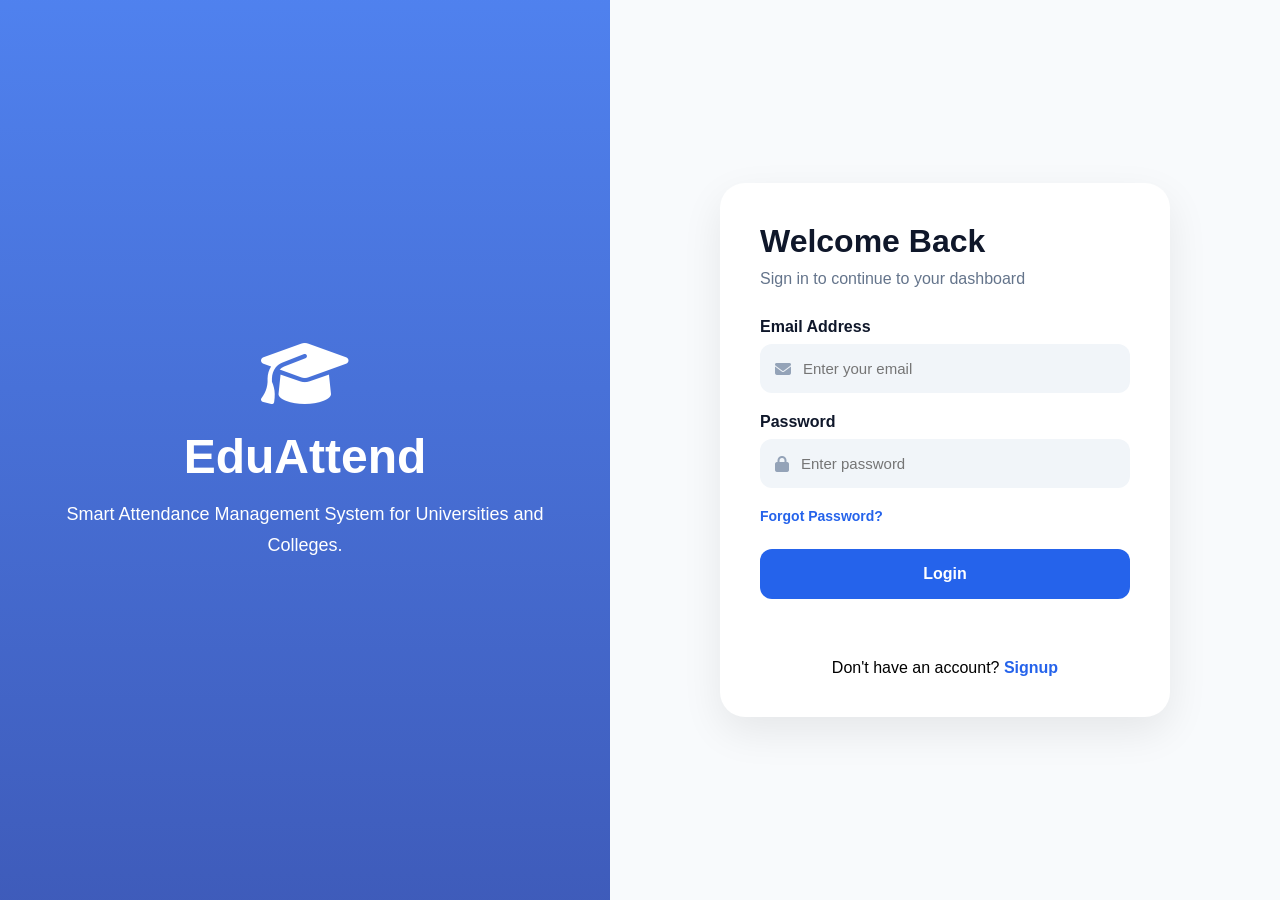
<file: index.html>
<!DOCTYPE html>
<html lang="en">
<head>
<meta charset="UTF-8">
<meta name="viewport" content="width=device-width, initial-scale=1.0">

<title>EduAttend Login</title>

<link rel="stylesheet" href="login.css">

<link rel="stylesheet"
href="https://cdnjs.cloudflare.com/ajax/libs/font-awesome/6.5.2/css/all.min.css">
</head>

<body>

<div class="container">

    <div class="left-panel">

        <div class="overlay">

            <div class="brand">

                <i class="fa-solid fa-graduation-cap"></i>

                <h1>EduAttend</h1>

                <p>
                    Smart Attendance Management System
                    for Universities and Colleges.
                </p>

            </div>

        </div>

    </div>

    <div class="right-panel">

        <div class="login-card">

            <h2>Welcome Back</h2>

            <p class="subtitle">
                Sign in to continue to your dashboard
            </p>

            <form id="login-form">

                <div class="input-group">

                    <label>Email Address</label>

                    <div class="input-box">
                        <i class="fa-solid fa-envelope"></i>
                        <input
                            type="email"
                            id="email"
                            placeholder="Enter your email"
                            required
                        >
                    </div>

                </div>

                <div class="input-group">

                    <label>Password</label>

                    <div class="input-box">
                        <i class="fa-solid fa-lock"></i>
                        <input
                        id="password"
                            type="password"
                            placeholder="Enter password"
                            required
                        >
                    </div>

                </div>

                <div class="options">

                    

                    <a href="#">Forgot Password?</a>

                </div>

                <button type="submit" class="login-btn" id="login-btn">
                    <span id="btn-text">Login</span>
                <span id="loader" class="loader"></span>
                </button>
                
                <div id="message-box" class="message-box">  </div>

            </form>

            <div style="margin-top:20px;text-align:center;">

                Don't have an account?

                <a href="signup.html"
                style="color:#2563EB;font-weight:bold;text-decoration:none;">
                    Signup
                </a>

            </div>

        </div>

    </div>

</div>

<script>
    function showMessage(message, type) {
    const messageBox = document.getElementById('message-box');

    messageBox.textContent = message;

    messageBox.classList.remove('success', 'error');

    messageBox.classList.add(type);
    messageBox.classList.add('show');

    setTimeout(() => {
        messageBox.classList.remove('show');
    }, 3000);
    }

    document.getElementById('login-form').addEventListener( 'submit', async function(e){
    e.preventDefault();

    const email = document.getElementById('email').value;
    const password = document.getElementById('password').value;
    const form = document.getElementById('login-form');
    
    try{
        const loginBtn = document.getElementById('login-btn');
        const loader = document.getElementById('loader');
        const btnText = document.getElementById('btn-text');

        loginBtn.disabled = true;
        loader.classList.add('show');
        btnText.textContent = 'Logging in...';
        const response = await fetch(
            'https://attendance-app-backend-production.up.railway.app/lecturer-login/',
            {
                method: 'POST',
                headers: {
                    'Content-Type': 'application/json'
                },
                body: JSON.stringify({
                    email: email,
                    password: password
                })
            }
        );
        const data = await response.json();

        if(response.ok){
        localStorage.setItem(
            'auth_token', data.token
        );
        loginBtn.disabled = false;
        loader.classList.remove('show');
        btnText.textContent = 'Login';
        showMessage(data.message, 'success');
        setTimeout(() => {
        window.location.href = 'dashboard.html';
    }, 3000);
    form.reset();
    }  else {
        loginBtn.disabled = false;
        loader.classList.remove('show');
        btnText.textContent = 'Login';
        showMessage(data.message, 'error');
    }

}catch (error) {
    loginBtn.disabled = false;
    loader.classList.remove('show');
    btnText.textContent = 'Login';
    showMessage('server error', 'error');

console.error(error);
} 

})

</script>

</body>
</html>
</file>
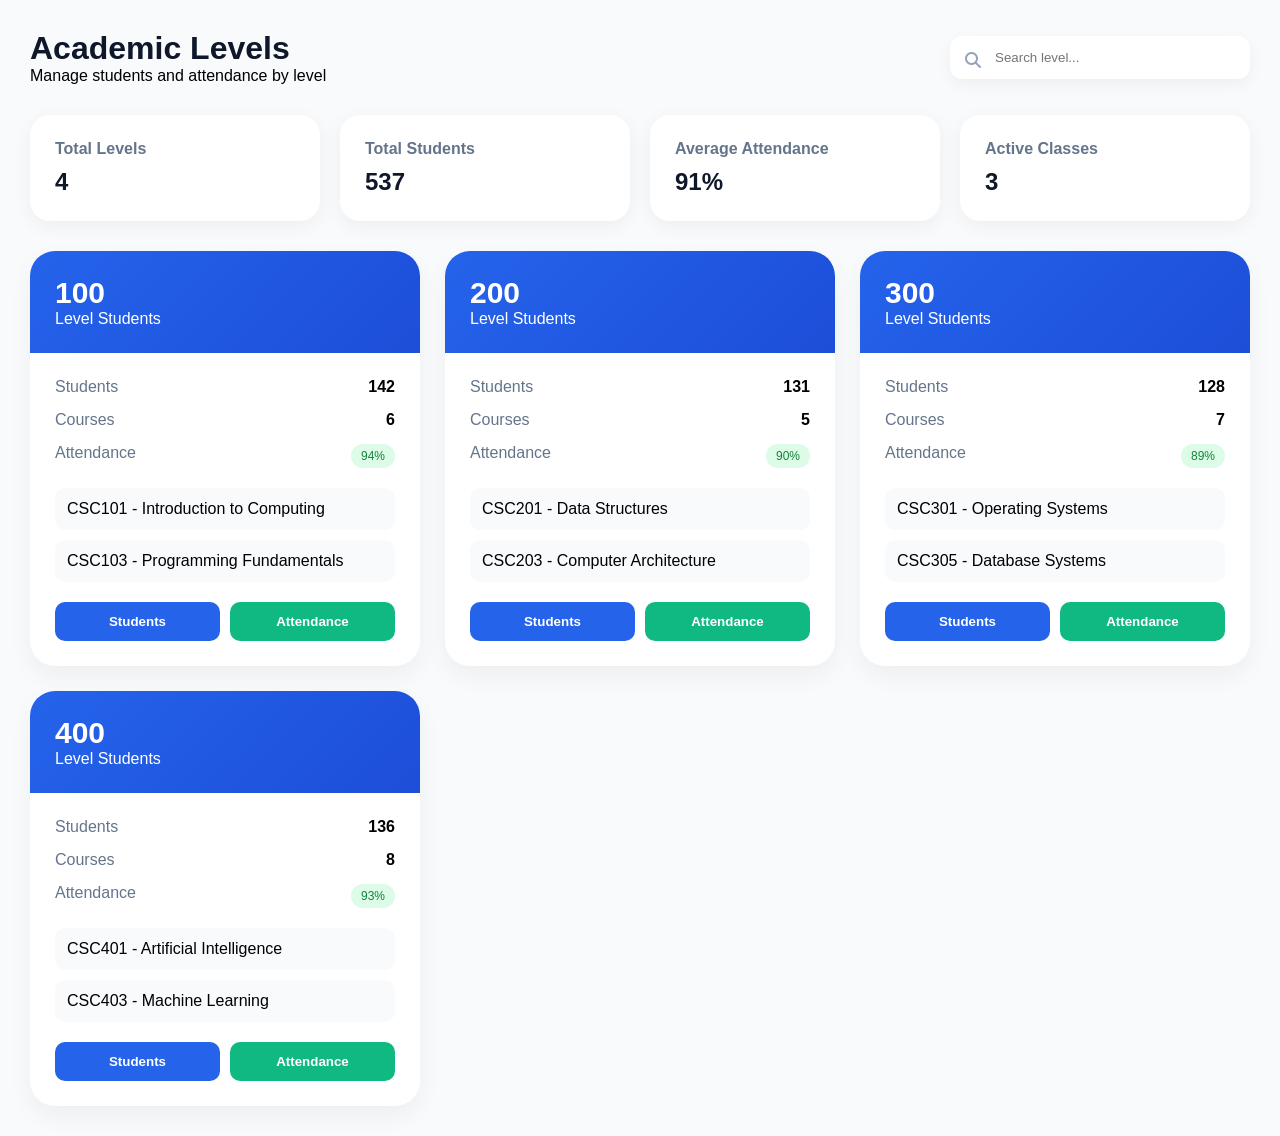
<file: academic_levels.html>
<!DOCTYPE html>
<html lang="en">
<head>
<meta charset="UTF-8">
<meta name="viewport" content="width=device-width, initial-scale=1.0">
<title>Academic Levels</title>

<link rel="stylesheet"
href="https://cdnjs.cloudflare.com/ajax/libs/font-awesome/6.5.2/css/all.min.css">

<style>

:root{
    --primary:#2563eb;
    --dark:#0f172a;
    --bg:#f8fafc;
    --card:#ffffff;
    --success:#10b981;
    --text:#64748b;
}

*{
    margin:0;
    padding:0;
    box-sizing:border-box;
    font-family:Inter,Segoe UI,sans-serif;
}

body{
    background:var(--bg);
    padding:30px;
}

.page-header{
    display:flex;
    justify-content:space-between;
    align-items:center;
    margin-bottom:30px;
}

.page-header h1{
    color:var(--dark);
}

.search-box{
    width:300px;
    position:relative;
}

.search-box input{
    width:100%;
    padding:14px 15px 14px 45px;
    border:none;
    border-radius:12px;
    background:white;
    box-shadow:0 5px 15px rgba(0,0,0,.05);
}

.search-box i{
    position:absolute;
    top:16px;
    left:15px;
    color:#94a3b8;
}

.stats{
    display:grid;
    grid-template-columns:repeat(auto-fit,minmax(220px,1fr));
    gap:20px;
    margin-bottom:30px;
}

.stat-card{
    background:white;
    padding:25px;
    border-radius:20px;
    box-shadow:0 5px 20px rgba(0,0,0,.05);
}

.stat-card h4{
    color:var(--text);
    margin-bottom:10px;
}

.stat-card h2{
    color:var(--dark);
}

.level-grid{
    display:grid;
    grid-template-columns:repeat(auto-fit,minmax(300px,1fr));
    gap:25px;
}

.level-card{
    background:white;
    border-radius:25px;
    overflow:hidden;
    box-shadow:0 10px 25px rgba(0,0,0,.05);
    transition:.3s;
}

.level-card:hover{
    transform:translateY(-8px);
}

.level-top{
    background:linear-gradient(135deg,#2563eb,#1d4ed8);
    color:white;
    padding:25px;
}

.level-top h2{
    font-size:30px;
}

.level-body{
    padding:25px;
}

.info{
    display:flex;
    justify-content:space-between;
    margin-bottom:15px;
}

.info span:first-child{
    color:#64748b;
}

.courses{
    margin-top:20px;
}

.course{
    background:#f8fafc;
    padding:12px;
    border-radius:10px;
    margin-bottom:10px;
}

.actions{
    display:flex;
    gap:10px;
    margin-top:20px;
}

.btn{
    flex:1;
    border:none;
    padding:12px;
    border-radius:10px;
    cursor:pointer;
    font-weight:600;
}

.view{
    background:#2563eb;
    color:white;
}

.attendance{
    background:#10b981;
    color:white;
}

.analytics{
    background:#f59e0b;
    color:white;
}

.badge{
    background:#dcfce7;
    color:#15803d;
    padding:5px 10px;
    border-radius:20px;
    font-size:12px;
}

@media(max-width:768px){

.page-header{
    flex-direction:column;
    gap:20px;
}

.search-box{
    width:100%;
}

}

</style>
</head>
<body>

<div class="page-header">

    <div>
        <h1>Academic Levels</h1>
        <p>Manage students and attendance by level</p>
    </div>

    <div class="search-box">
        <i class="fa-solid fa-search"></i>
        <input type="text" placeholder="Search level...">
    </div>

</div>

<!-- Statistics -->

<div class="stats">

    <div class="stat-card">
        <h4>Total Levels</h4>
        <h2>4</h2>
    </div>

    <div class="stat-card">
        <h4>Total Students</h4>
        <h2>537</h2>
    </div>

    <div class="stat-card">
        <h4>Average Attendance</h4>
        <h2>91%</h2>
    </div>

    <div class="stat-card">
        <h4>Active Classes</h4>
        <h2>3</h2>
    </div>

</div>

<!-- Levels -->

<div class="level-grid">

    <!-- 100 -->

    <div class="level-card">

        <div class="level-top">
            <h2>100</h2>
            <p>Level Students</p>
        </div>

        <div class="level-body">

            <div class="info">
                <span>Students</span>
                <strong>142</strong>
            </div>

            <div class="info">
                <span>Courses</span>
                <strong>6</strong>
            </div>

            <div class="info">
                <span>Attendance</span>
                <span class="badge">94%</span>
            </div>

            <div class="courses">

                <div class="course">
                    CSC101 - Introduction to Computing
                </div>

                <div class="course">
                    CSC103 - Programming Fundamentals
                </div>

            </div>

            <div class="actions">
                <button class="btn view">
                    Students
                </button>

                <button class="btn attendance">
                    Attendance
                </button>
            </div>

        </div>

    </div>

    <!-- 200 -->

    <div class="level-card">

        <div class="level-top">
            <h2>200</h2>
            <p>Level Students</p>
        </div>

        <div class="level-body">

            <div class="info">
                <span>Students</span>
                <strong>131</strong>
            </div>

            <div class="info">
                <span>Courses</span>
                <strong>5</strong>
            </div>

            <div class="info">
                <span>Attendance</span>
                <span class="badge">90%</span>
            </div>

            <div class="courses">

                <div class="course">
                    CSC201 - Data Structures
                </div>

                <div class="course">
                    CSC203 - Computer Architecture
                </div>

            </div>

            <div class="actions">
                <button class="btn view">
                    Students
                </button>

                <button class="btn attendance">
                    Attendance
                </button>
            </div>

        </div>

    </div>

    <!-- 300 -->

    <div class="level-card">

        <div class="level-top">
            <h2>300</h2>
            <p>Level Students</p>
        </div>

        <div class="level-body">

            <div class="info">
                <span>Students</span>
                <strong>128</strong>
            </div>

            <div class="info">
                <span>Courses</span>
                <strong>7</strong>
            </div>

            <div class="info">
                <span>Attendance</span>
                <span class="badge">89%</span>
            </div>

            <div class="courses">

                <div class="course">
                    CSC301 - Operating Systems
                </div>

                <div class="course">
                    CSC305 - Database Systems
                </div>

            </div>

            <div class="actions">
                <button class="btn view">
                    Students
                </button>

                <button class="btn attendance">
                    Attendance
                </button>
            </div>

        </div>

    </div>

    <!-- 400 -->

    <div class="level-card">

        <div class="level-top">
            <h2>400</h2>
            <p>Level Students</p>
        </div>

        <div class="level-body">

            <div class="info">
                <span>Students</span>
                <strong>136</strong>
            </div>

            <div class="info">
                <span>Courses</span>
                <strong>8</strong>
            </div>

            <div class="info">
                <span>Attendance</span>
                <span class="badge">93%</span>
            </div>

            <div class="courses">

                <div class="course">
                    CSC401 - Artificial Intelligence
                </div>

                <div class="course">
                    CSC403 - Machine Learning
                </div>

            </div>

            <div class="actions">
                <button class="btn view">
                    Students
                </button>

                <button class="btn attendance">
                    Attendance
                </button>
            </div>

        </div>

    </div>

</div>

</body>
</html>
</file>
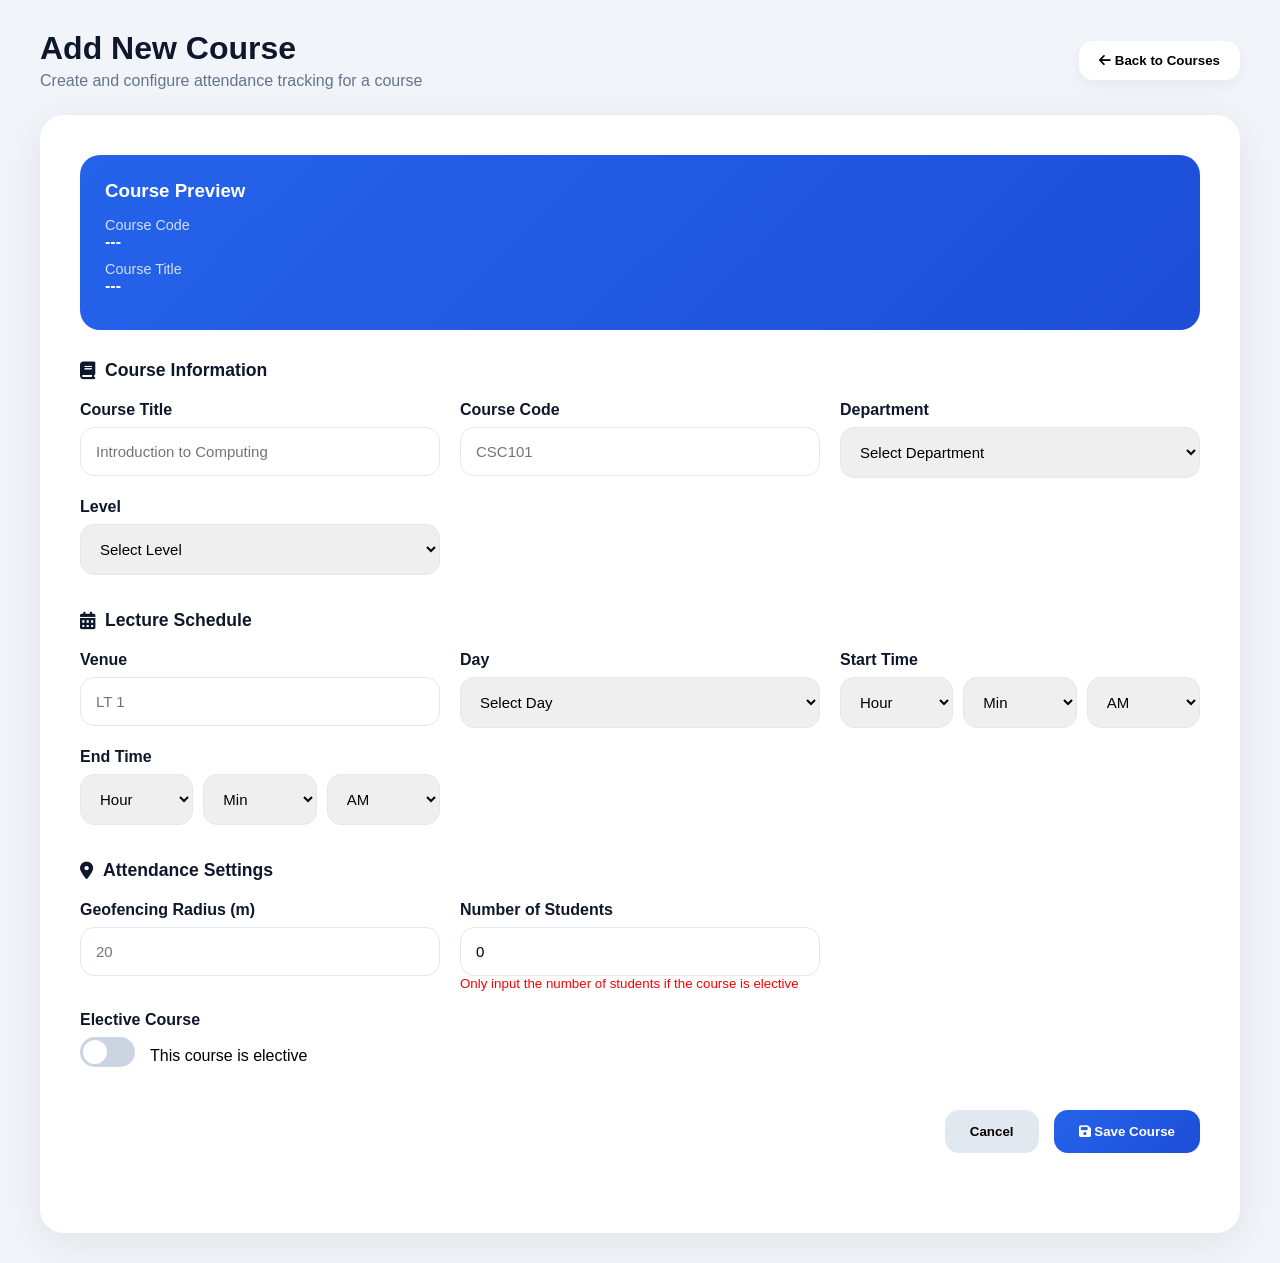
<file: add_course.html>
<!DOCTYPE html>
<html lang="en">
<head>
<meta charset="UTF-8">
<meta name="viewport" content="width=device-width, initial-scale=1.0">

<title>Add New Course</title>

<link rel="stylesheet"
href="https://cdnjs.cloudflare.com/ajax/libs/font-awesome/6.5.2/css/all.min.css">

<style>

:root{
    --primary:#2563eb;
    --primary-dark:#1d4ed8;
    --success:#10b981;
    --danger:#ef4444;
    --dark:#0f172a;
    --text:#64748b;
    --bg:#f1f5f9;
    --card:#ffffff;
    --border:#e2e8f0;
}

*{
    margin:0;
    padding:0;
    box-sizing:border-box;
    font-family:Inter,Segoe UI,sans-serif;
}

body{
    background:var(--bg);
    min-height:100vh;
    padding:30px;
}

.page-header{
    max-width:1200px;
    margin:auto auto 25px;
    display:flex;
    justify-content:space-between;
    align-items:center;
    flex-wrap:wrap;
    gap:20px;
}

.page-header h1{
    color:var(--dark);
    font-size:2rem;
    margin-bottom:5px;
}

.page-header p{
    color:var(--text);
}

.message-box{
    background-color: rgb(250, 61, 61); 
    height: 30px;
    margin-block-start: 10px;
    text-align: center; 
    padding-top: 3px; 
    border-radius: 5px; 
    color: white;
    opacity: 0;
    visibility: visible;
    transform: translateY(-20px);
    transition: all .3s ease;
}


.message-box.show{
    opacity: 1;
    visibility: visible;
    transform: translateY(0);
}

.message-box.success{
    background: #16a34a;
}

.message-box.error{
    background: #dc2626;
}

.back-btn{
    background:white;
    border:none;
    padding:12px 20px;
    border-radius:14px;
    cursor:pointer;
    font-weight:600;
    box-shadow:0 5px 15px rgba(0,0,0,.05);
}

.back-btn:hover{
    transform:translateY(-2px);
}

.form-card{
    max-width:1200px;
    margin:auto;
    background:white;
    border-radius:24px;
    padding:40px;
    box-shadow:
    0 10px 40px rgba(15,23,42,.08);
}

.preview-card{
    background:
    linear-gradient(
        135deg,
        var(--primary),
        var(--primary-dark)
    );

    color:white;
    padding:25px;
    border-radius:20px;
    margin-bottom:30px;
}

.preview-card h3{
    margin-bottom:15px;
}

.preview-item{
    margin-bottom:10px;
}

.preview-item span{
    opacity:.8;
    display:block;
    font-size:.9rem;
}

.time-group{
    display:grid;
    grid-template-columns:1fr 1fr 1fr;
    gap:10px;
}

.section-title{
    font-size:1.1rem;
    font-weight:700;
    color:var(--dark);
    margin-bottom:20px;
    display:flex;
    align-items:center;
    gap:10px;
}

.section{
    margin-bottom:35px;
}

.form-grid{
    display:grid;
    grid-template-columns:
    repeat(auto-fit,minmax(280px,1fr));
    gap:20px;
}

.form-group{
    display:flex;
    flex-direction:column;
}

.form-group label{
    margin-bottom:8px;
    font-weight:600;
    color:var(--dark);
}

.form-group input,
.form-group select{
    width:100%;
    padding:15px;
    border:1px solid var(--border);
    border-radius:14px;
    outline:none;
    transition:.3s;
    font-size:15px;
}

.form-group input:focus,
.form-group select:focus{
    border-color:var(--primary);
    box-shadow:
    0 0 0 4px rgba(37,99,235,.1);
}

.full-width{
    grid-column:1/-1;
}

.switch-container{
    display:flex;
    align-items:center;
    gap:15px;
}

.switch{
    position:relative;
    width:55px;
    height:30px;
}

.switch input{
    display:none;
}

.slider{
    position:absolute;
    inset:0;
    background:#cbd5e1;
    border-radius:30px;
    cursor:pointer;
    transition:.3s;
}

.slider::before{
    content:'';
    width:24px;
    height:24px;
    position:absolute;
    left:3px;
    top:3px;
    background:white;
    border-radius:50%;
    transition:.3s;
}

.switch input:checked + .slider{
    background:var(--success);
}

.switch input:checked + .slider::before{
    transform:translateX(25px);
}

.submit-section{
    display:flex;
    justify-content:flex-end;
    gap:15px;
    margin-top:20px;
}

.cancel-btn{
    padding:14px 25px;
    border:none;
    border-radius:14px;
    background:#e2e8f0;
    font-weight:600;
    cursor:pointer;
}

.save-btn{
    padding:14px 25px;
    border:none;
    border-radius:14px;
    background:
    linear-gradient(
        135deg,
        var(--primary),
        var(--primary-dark)
    );

    color:white;
    font-weight:600;
    cursor:pointer;
    transition:.3s;
}

.save-btn:hover{
    transform:translateY(-2px);
    box-shadow:
    0 10px 25px rgba(37,99,235,.25);
}

@media(max-width:768px){

    body{
        padding:15px;
    }

    .form-card{
        padding:20px;
    }

    .submit-section{
        flex-direction:column;
    }

    .submit-section button{
        width:100%;
    }

}

</style>
</head>

<body>

<div class="page-header">

    <div>
        <h1>Add New Course</h1>
        <p>Create and configure attendance tracking for a course</p>
    </div>

    <button class="back-btn" id="back-btn">
        <i class="fa-solid fa-arrow-left"></i>
        Back to Courses
    </button>

</div>

<div class="form-card" id="form-card">
    
    <div class="preview-card">

        <h3>Course Preview</h3>

        <div class="preview-item">
            <span>Course Code</span>
            <strong id="preview-code">---</strong>
        </div>

        <div class="preview-item">
            <span>Course Title</span>
            <strong id="preview-title">---</strong>
        </div>

    </div>

    <form id="add-course-form">

        <div class="section">

            <div class="section-title">
                <i class="fa-solid fa-book"></i>
                Course Information
            </div>

            <div class="form-grid">

                <div class="form-group">
                    <label>Course Title</label>
                    <input type="text"
                    id="course_title" required
                    placeholder="Introduction to Computing">
                </div>

                <div class="form-group">
                    <label>Course Code</label>
                    <input type="text" required
                    id="course_code"
                    placeholder="CSC101">
                </div>

                <div class="form-group">
                    <label>Department</label>
                    <select id="department" required>
                        <option>Select Department</option>
                        <option>Computer Science</option>
                        <option>Statistics</option>
                        <option>Mathematics</option>
                        <option>Physics</option>
                        <option>Chemistry</option>
                        <option>Geology</option>
                    </select>
                </div>

                <div class="form-group">
                    <label>Level</label>
                    <select id="level" required>
                        <option>Select Level</option>
                        <option>100 Level</option>
                        <option>200 Level</option>
                        <option>300 Level</option>
                        <option>400 Level</option>
                        <option>500 Level</option>
                    </select>
                </div>

            </div>

        </div>

        <div class="section">

            <div class="section-title">
                <i class="fa-solid fa-calendar-days"></i>
                Lecture Schedule
            </div>

            <div class="form-grid">

                <div class="form-group">
                    <label>Venue</label>
                    <input type="text" id="course_venue" required
                    placeholder="LT 1">
                </div>

                <div class="form-group">
                    <label>Day</label>
                    <select id="day" required>
                        <option>Select Day</option>
                        <option>Monday</option>
                        <option>Tuesday</option>
                        <option>Wednesday</option>
                        <option>Thursday</option>
                        <option>Friday</option>
                    </select>
                </div>

                <div class="form-group">
                    <label>Start Time</label>
                
                    <div class="time-group">
                
                        <select id="start_hour" required>
                            <option value="">Hour</option>
                            <option>01</option>
                            <option>02</option>
                            <option>03</option>
                            <option>04</option>
                            <option>05</option>
                            <option>06</option>
                            <option>07</option>
                            <option>08</option>
                            <option>09</option>
                            <option>10</option>
                            <option>11</option>
                            <option>12</option>
                        </select>
                
                        <select id="start_minute" required>
                            <option value="">Min</option>
                            <option>00</option>
                            <option>15</option>
                            <option>30</option>
                            <option>45</option>
                        </select>
                
                        <select id="start_period">
                            <option>AM</option>
                            <option>PM</option>
                        </select>
                
                    </div>
                
                </div>

                <div class="form-group">
                    <label>End Time</label>
                
                    <div class="time-group">
                
                        <select id="end_hour" required>
                            <option value="">Hour</option>
                            <option>01</option>
                            <option>02</option>
                            <option>03</option>
                            <option>04</option>
                            <option>05</option>
                            <option>06</option>
                            <option>07</option>
                            <option>08</option>
                            <option>09</option>
                            <option>10</option>
                            <option>11</option>
                            <option>12</option>
                        </select>
                
                        <select id="end_minute" required>
                            <option value="">Min</option>
                            <option>00</option>
                            <option>15</option>
                            <option>30</option>
                            <option>45</option>
                        </select>
                
                        <select id="end_period">
                            <option>AM</option>
                            <option>PM</option>
                        </select>
                
                    </div>
                
                </div>

            </div>

        </div>

        <div class="section">

            <div class="section-title">
                <i class="fa-solid fa-location-dot"></i>
                Attendance Settings
            </div>

            <div class="form-grid">

                <div class="form-group">
                    <label>Geofencing Radius (m)</label>
                    <input type="number" id="geofencing" required
                    placeholder="20">
                </div>

                <div class="form-group">
                    <label>Number of Students</label>
                    <input type="number" id="number_of_students" value=0 required
                    placeholder="250">
                    <small style="color: red;">Only input the number of students if the course is elective</small>
                </div>

                <div class="form-group full-width">

                    <label>Elective Course</label>

                    <div class="switch-container">

                        <label class="switch">
                            <input type="checkbox"
                            id="is_elective">
                            <span class="slider"></span>
                        </label>

                        <span>This course is elective</span>

                    </div>

                </div>

            </div>

        </div>

        <div class="submit-section">

            <button
            type="reset"
            class="cancel-btn">
            Cancel
            </button>

            <button
            type="submit"
            class="save-btn" id="submit-btn">
            <i class="fa-solid fa-floppy-disk"></i>
            Save Course
            </button>
        </div>

    </form>
    <div id="message-box" class="message-box">  </div>
</div>

<script>

back_button = document.getElementById('back-btn');

back_button.addEventListener(
    'click',
   () => { window.location.href = 'courses.html'}
)

const titleInput =
document.getElementById('course_title');

const codeInput =
document.getElementById('course_code');

titleInput.addEventListener('input',()=>{

document.getElementById(
'preview-title'
).textContent =
titleInput.value || '---';

});

codeInput.addEventListener('input',()=>{

document.getElementById(
'preview-code'
).textContent =
codeInput.value || '---';

});

</script>

<script>

submit_button = document.getElementById('add-course-form');
    submit_button.addEventListener(
        'submit',
            
    async function postCourseSchedule(e){
    e.preventDefault();
    const startTime = convertTo24Hour(
    document.getElementById('start_hour').value,
    document.getElementById('start_minute').value,
    document.getElementById('start_period').value
    );


    const endTime = convertTo24Hour(
        document.getElementById('end_hour').value,
        document.getElementById('end_minute').value,
        document.getElementById('end_period').value
    );
    try{
    document.getElementById('submit-btn').innerHTML = 'Saving.....'
    
    document.getElementById('submit-btn').disabled = true;

    course_title = document.getElementById('course_title').value;

    course_code = document.getElementById('course_code').value;

    course_venue = document.getElementById('course_venue').value;

    level = document.getElementById('level').value;

    day = document.getElementById('day').value;

    department = document.getElementById('department').value;

    start_time = startTime;

    end_time = endTime;

    geofencing = document.getElementById('geofencing').value;

    number_of_students = document.getElementById('number_of_students').value;

    is_elective = document.getElementById('is_elective').checked;


    token = localStorage.getItem('auth_token');

    const response = await fetch(
    'https://attendance-app-backend-production.up.railway.app/course/course-management/',
            {
                method: 'POST',
                headers: {
                    'Authorization': `Token ${token}`,
                    'Content-Type': 'application/json'
                },
                body: JSON.stringify({
                    course_title : course_title,
                    course_code : course_code,
                    course_location : course_venue,
                    level : level,
                    day :day,
                    start_time :start_time,
                    end_time : end_time,
                    is_elective : is_elective,
                    department : department,
                    geo_fencing : geofencing,
                    number_of_students : number_of_students
                })
            } 
    );

    const data = await response.json();
    console.log(data)
    if(response.status == 201){
        document.getElementById('submit-btn').innerHTML = 'Save'
        document.getElementById('submit-btn').disabled = false;
        showMessage(data.message, 'success')
        submit_button.reset();
    } else{
        document.getElementById('submit-btn').innerHTML = 'Save'
        document.getElementById('submit-btn').disabled = false;
       showMessage(data.message, 'error')
    }
} catch(e){
    document.getElementById('submit-btn').innerHTML = 'Save'
    document.getElementById('submit-btn').disabled = false;
    console.log(e)
}
}

    )


function showMessage(message, type) {
const messageBox = document.getElementById('message-box');

messageBox.textContent = message;

messageBox.classList.remove('success', 'error');

messageBox.classList.add(type);
messageBox.classList.add('show');

setTimeout(() => {
    messageBox.classList.remove('show');
}, 3000);
}


function convertTo24Hour(hour, minute, period){

let h = parseInt(hour);

if(period === 'PM' && h !== 12){
    h += 12;
}

if(period === 'AM' && h === 12){
    h = 0;
}

return `${String(h).padStart(2,'0')}:${minute}:00`;
}
</script>

</body>
</html>
</file>
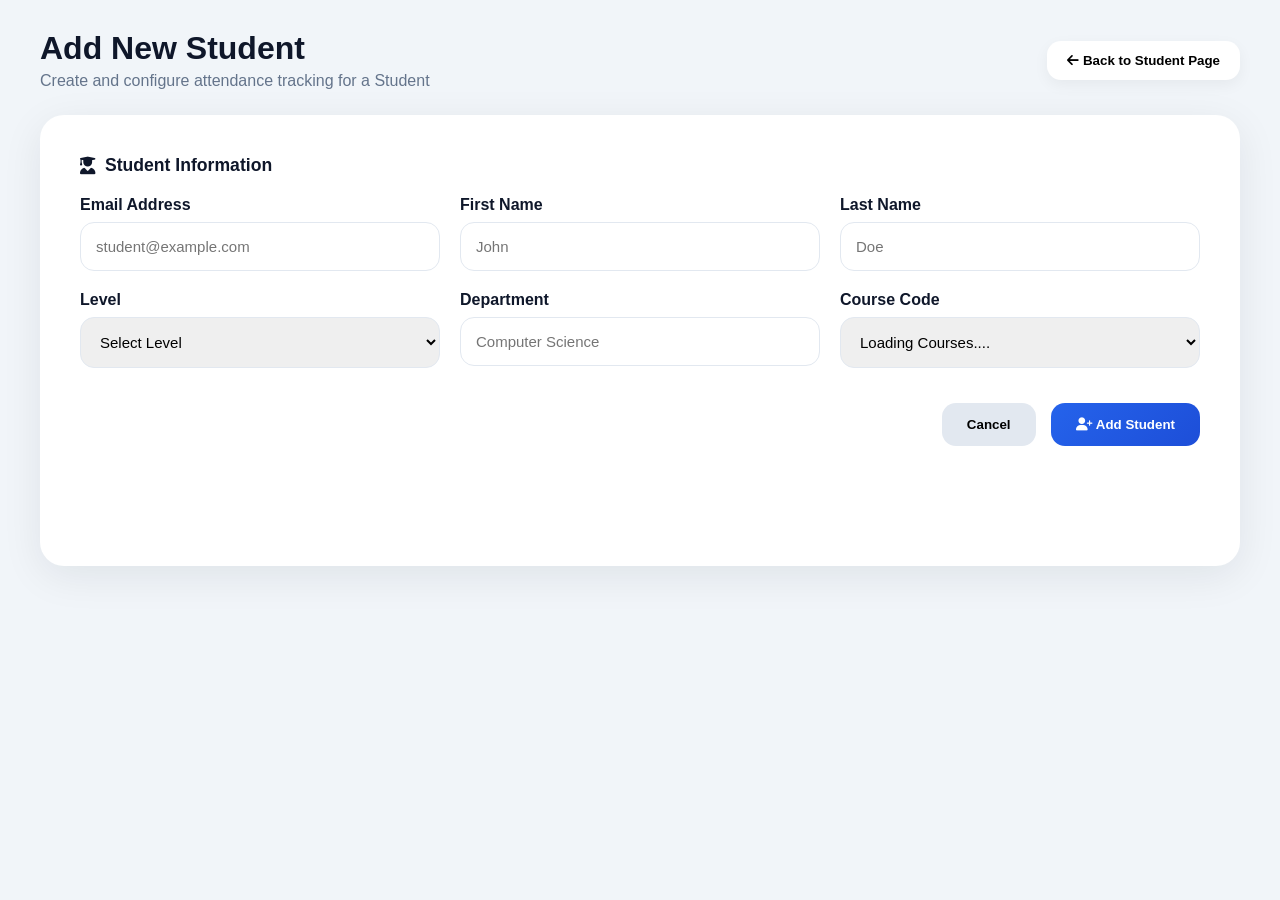
<file: add_student.html>
<!DOCTYPE html>
<html lang="en">
<head>
<meta charset="UTF-8">
<meta name="viewport" content="width=device-width, initial-scale=1.0">

<title>Add New Course</title>

<link rel="stylesheet"
href="https://cdnjs.cloudflare.com/ajax/libs/font-awesome/6.5.2/css/all.min.css">

<style>

:root{
    --primary:#2563eb;
    --primary-dark:#1d4ed8;
    --success:#10b981;
    --danger:#ef4444;
    --dark:#0f172a;
    --text:#64748b;
    --bg:#f1f5f9;
    --card:#ffffff;
    --border:#e2e8f0;
}

*{
    margin:0;
    padding:0;
    box-sizing:border-box;
    font-family:Inter,Segoe UI,sans-serif;
}

body{
    background:var(--bg);
    min-height:100vh;
    padding:30px;
}

.page-header{
    max-width:1200px;
    margin:auto auto 25px;
    display:flex;
    justify-content:space-between;
    align-items:center;
    flex-wrap:wrap;
    gap:20px;
}

.page-header h1{
    color:var(--dark);
    font-size:2rem;
    margin-bottom:5px;
}

.page-header p{
    color:var(--text);
}

.message-box{
    background-color: rgb(250, 61, 61); 
    height: 30px;
    margin-block-start: 10px;
    text-align: center; 
    padding-top: 3px; 
    border-radius: 5px; 
    color: white;
    opacity: 0;
    visibility: visible;
    transform: translateY(-20px);
    transition: all .3s ease;
}


.message-box.show{
    opacity: 1;
    visibility: visible;
    transform: translateY(0);
}

.message-box.success{
    background: #16a34a;
}

.message-box.error{
    background: #dc2626;
}

.back-btn{
    background:white;
    border:none;
    padding:12px 20px;
    border-radius:14px;
    cursor:pointer;
    font-weight:600;
    box-shadow:0 5px 15px rgba(0,0,0,.05);
}

.back-btn:hover{
    transform:translateY(-2px);
}

.form-card{
    max-width:1200px;
    margin:auto;
    background:white;
    border-radius:24px;
    padding:40px;
    box-shadow:
    0 10px 40px rgba(15,23,42,.08);
}

.preview-card{
    background:
    linear-gradient(
        135deg,
        var(--primary),
        var(--primary-dark)
    );

    color:white;
    padding:25px;
    border-radius:20px;
    margin-bottom:30px;
}

.preview-card h3{
    margin-bottom:15px;
}

.preview-item{
    margin-bottom:10px;
}

.preview-item span{
    opacity:.8;
    display:block;
    font-size:.9rem;
}

.time-group{
    display:grid;
    grid-template-columns:1fr 1fr 1fr;
    gap:10px;
}

.section-title{
    font-size:1.1rem;
    font-weight:700;
    color:var(--dark);
    margin-bottom:20px;
    display:flex;
    align-items:center;
    gap:10px;
}

.section{
    margin-bottom:35px;
}

.form-grid{
    display:grid;
    grid-template-columns:
    repeat(auto-fit,minmax(280px,1fr));
    gap:20px;
}

.form-group{
    display:flex;
    flex-direction:column;
}

.form-group label{
    margin-bottom:8px;
    font-weight:600;
    color:var(--dark);
}

.form-group input,
.form-group select{
    width:100%;
    padding:15px;
    border:1px solid var(--border);
    border-radius:14px;
    outline:none;
    transition:.3s;
    font-size:15px;
}

.form-group input:focus,
.form-group select:focus{
    border-color:var(--primary);
    box-shadow:
    0 0 0 4px rgba(37,99,235,.1);
}

.full-width{
    grid-column:1/-1;
}

.switch-container{
    display:flex;
    align-items:center;
    gap:15px;
}

.switch{
    position:relative;
    width:55px;
    height:30px;
}

.switch input{
    display:none;
}

.slider{
    position:absolute;
    inset:0;
    background:#cbd5e1;
    border-radius:30px;
    cursor:pointer;
    transition:.3s;
}

.slider::before{
    content:'';
    width:24px;
    height:24px;
    position:absolute;
    left:3px;
    top:3px;
    background:white;
    border-radius:50%;
    transition:.3s;
}

.switch input:checked + .slider{
    background:var(--success);
}

.switch input:checked + .slider::before{
    transform:translateX(25px);
}

.submit-section{
    display:flex;
    justify-content:flex-end;
    gap:15px;
    margin-top:20px;
}

.cancel-btn{
    padding:14px 25px;
    border:none;
    border-radius:14px;
    background:#e2e8f0;
    font-weight:600;
    cursor:pointer;
}

.save-btn{
    padding:14px 25px;
    border:none;
    border-radius:14px;
    background:
    linear-gradient(
        135deg,
        var(--primary),
        var(--primary-dark)
    );

    color:white;
    font-weight:600;
    cursor:pointer;
    transition:.3s;
}

.save-btn:hover{
    transform:translateY(-2px);
    box-shadow:
    0 10px 25px rgba(37,99,235,.25);
}

@media(max-width:768px){

    body{
        padding:15px;
    }

    .form-card{
        padding:20px;
    }

    .submit-section{
        flex-direction:column;
    }

    .submit-section button{
        width:100%;
    }

}

</style>
</head>

<body>

<div class="page-header">

    <div>
        <h1>Add New Student</h1>
        <p>Create and configure attendance tracking for a Student</p>
    </div>

    <button class="back-btn" id="back-btn">
        <i class="fa-solid fa-arrow-left"></i>
        Back to Student Page
    </button>

</div>

<div class="form-card" id="form-card">
    
 

    <form id="add-student-form">

        <div class="section">
    
            <div class="section-title">
                <i class="fa-solid fa-user-graduate"></i>
                Student Information
            </div>
    
            <div class="form-grid">
    
                <div class="form-group">
                    <label>Email Address</label>
                    <input
                        type="email"
                        id="email"
                        placeholder="student@example.com"
                        required>
                </div>
    
                <div class="form-group">
                    <label>First Name</label>
                    <input
                        type="text"
                        id="first_name"
                        placeholder="John"
                        required>
                </div>
    
                <div class="form-group">
                    <label>Last Name</label>
                    <input
                        type="text"
                        id="last_name"
                        placeholder="Doe"
                        required>
                </div>
    
                <div class="form-group">
                    <label>Level</label>
                    <select id="level" required>
                        <option value="">Select Level</option>
                        <option value="100">100 Level</option>
                        <option value="200">200 Level</option>
                        <option value="300">300 Level</option>
                        <option value="400">400 Level</option>
                        <option value="500">500 Level</option>
                    </select>
                </div>
    
                <div class="form-group">
                    <label>Department</label>
                    <input
                        type="text"
                        id="department"
                        placeholder="Computer Science"
                        required>
                </div>
    
                <div class="form-group">
                    <label>Course Code</label>
                    <select id="select-course" required>
                       
                    </select>
                </div>
    
            </div>
    
        </div>
    
        <div class="submit-section">
    
            <button
                type="reset"
                class="cancel-btn">
                Cancel
            </button>
    
            <button
                type="submit"
                class="save-btn"
                id="submit-btn">
                <i class="fa-solid fa-user-plus"></i>
                Add Student
            </button>
    
        </div>
    
    </form>
    
    <div id="message-box" class="message-box"></div>
    <div id="message-box" class="message-box">  </div>
</div>




<script>

submit_button = document.getElementById('form-card');
    submit_button.addEventListener(
        'submit',
            
    async function postCourseSchedule(e){
    e.preventDefault();
   

    try{
    document.getElementById('submit-btn').innerHTML = 'Adding Student.....'
    
    document.getElementById('submit-btn').disabled = true;

    email = document.getElementById('email').value;

    first_name = document.getElementById('first_name').value;

    last_name = document.getElementById('last_name').value;

    level = document.getElementById('level').value;

    department = document.getElementById('department').value;

    course_code = document.getElementById('select-course').value;



    token = localStorage.getItem('auth_token');

    const response = await fetch(
    'https://attendance-app-backend-wasa.onrender.com/add-student/',
            {
                method: 'POST',
                headers: {
                    'Authorization': `Token ${token}`,
                    'Content-Type': 'application/json'
                },
                body: JSON.stringify({
                    first_name : first_name,
                    last_name : last_name,
                    email : email,
                    level : level,
                    department : department,
                    course_code : course_code
                })
            } 
    );

    const data = await response.json();
    console.log(data)
    if(response.status == 201){
        document.getElementById('submit-btn').innerHTML = `<i class="fa-solid fa-user-plus"></i>
                                                                        Add Student`
        document.getElementById('submit-btn').disabled = false;
        showMessage(data.message, 'success')
        submit_button.reset();
    } else{
        document.getElementById('submit-btn').innerHTML = `<i class="fa-solid fa-user-plus"></i>
                Add Student`
        document.getElementById('submit-btn').disabled = false;
       showMessage(data.message, 'error')
    }
} catch(e){
    document.getElementById('submit-btn').innerHTML = `<i class="fa-solid fa-user-plus"></i>
                Add Student`
    document.getElementById('submit-btn').disabled = false;
    console.log(e)
}
}

    )
</script>



<script>
    document.addEventListener(
     'DOMContentLoaded',
     getListOfCourses
 );
    
    async function getListOfCourses(){
 
 try{
     select_course = document.getElementById('select-course')
     token = localStorage.getItem('auth_token');
     select_course.innerHTML = '<option> Loading Courses.... </option>';
 
 const response = await fetch(
         `https://attendance-app-backend-wasa.onrender.com/course/course-list/`,
         {
             headers: {
                 'Authorization': `Token ${token}`,
             }
         }
 );
 const data = await response.json();
 if(response.status == 200){
    select_course.innerHTML = '<option> Select Course Code </option>';
     data.forEach(element => {
     
         select_course.innerHTML += `
         <option> ${element.course_code} </option>
         `;
     });
 }
 } catch(e){
 console.log(e)
 }
 
 }
 
 </script>


<script>

back_button = document.getElementById('back-btn');

back_button.addEventListener(
    'click',
   () => { window.location.href = 'students.html'}
)

const titleInput =
document.getElementById('course_title');

const codeInput =
document.getElementById('course_code');

titleInput.addEventListener('input',()=>{

document.getElementById(
'preview-title'
).textContent =
titleInput.value || '---';

});

codeInput.addEventListener('input',()=>{

document.getElementById(
'preview-code'
).textContent =
codeInput.value || '---';

});

</script>

<script>

submit_button = document.getElementById('add-course-form');
    submit_button.addEventListener(
        'submit',
            
    async function postCourseSchedule(e){
    e.preventDefault();
    const startTime = convertTo24Hour(
    document.getElementById('start_hour').value,
    document.getElementById('start_minute').value,
    document.getElementById('start_period').value
    );


    const endTime = convertTo24Hour(
        document.getElementById('end_hour').value,
        document.getElementById('end_minute').value,
        document.getElementById('end_period').value
    );
    try{
    document.getElementById('submit-btn').innerHTML = 'Saving.....'
    
    document.getElementById('submit-btn').disabled = true;

    course_title = document.getElementById('course_title').value;

    course_code = document.getElementById('course_code').value;

    course_venue = document.getElementById('course_venue').value;

    level = document.getElementById('level').value;

    day = document.getElementById('day').value;

    department = document.getElementById('department').value;

    start_time = startTime;

    end_time = endTime;

    geofencing = document.getElementById('geofencing').value;

    number_of_students = document.getElementById('number_of_students').value;

    is_elective = document.getElementById('is_elective').checked;


    token = localStorage.getItem('auth_token');

    const response = await fetch(
    'https://attendance-app-backend-wasa.onrender.com/course/course-management/',
            {
                method: 'POST',
                headers: {
                    'Authorization': `Token ${token}`,
                    'Content-Type': 'application/json'
                },
                body: JSON.stringify({
                    course_title : course_title,
                    course_code : course_code,
                    course_location : course_venue,
                    level : level,
                    day :day,
                    start_time :start_time,
                    end_time : end_time,
                    is_elective : is_elective,
                    department : department,
                    geo_fencing : geofencing,
                    number_of_students : number_of_students
                })
            } 
    );

    const data = await response.json();
    console.log(data)
    if(response.status == 201){
        document.getElementById('submit-btn').innerHTML = 'Save'
        document.getElementById('submit-btn').disabled = false;
        showMessage(data.message, 'success')
        submit_button.reset();
    } else{
        document.getElementById('submit-btn').innerHTML = 'Save'
        document.getElementById('submit-btn').disabled = false;
       showMessage(data.message, 'error')
    }
} catch(e){
    document.getElementById('submit-btn').innerHTML = 'Save'
    document.getElementById('submit-btn').disabled = false;
    console.log(e)
}
}

    )


function showMessage(message, type) {
const messageBox = document.getElementById('message-box');

messageBox.textContent = message;

messageBox.classList.remove('success', 'error');

messageBox.classList.add(type);
messageBox.classList.add('show');

setTimeout(() => {
    messageBox.classList.remove('show');
}, 3000);
}


function convertTo24Hour(hour, minute, period){

let h = parseInt(hour);

if(period === 'PM' && h !== 12){
    h += 12;
}

if(period === 'AM' && h === 12){
    h = 0;
}

return `${String(h).padStart(2,'0')}:${minute}:00`;
}
</script>

</body>
</html>
</file>
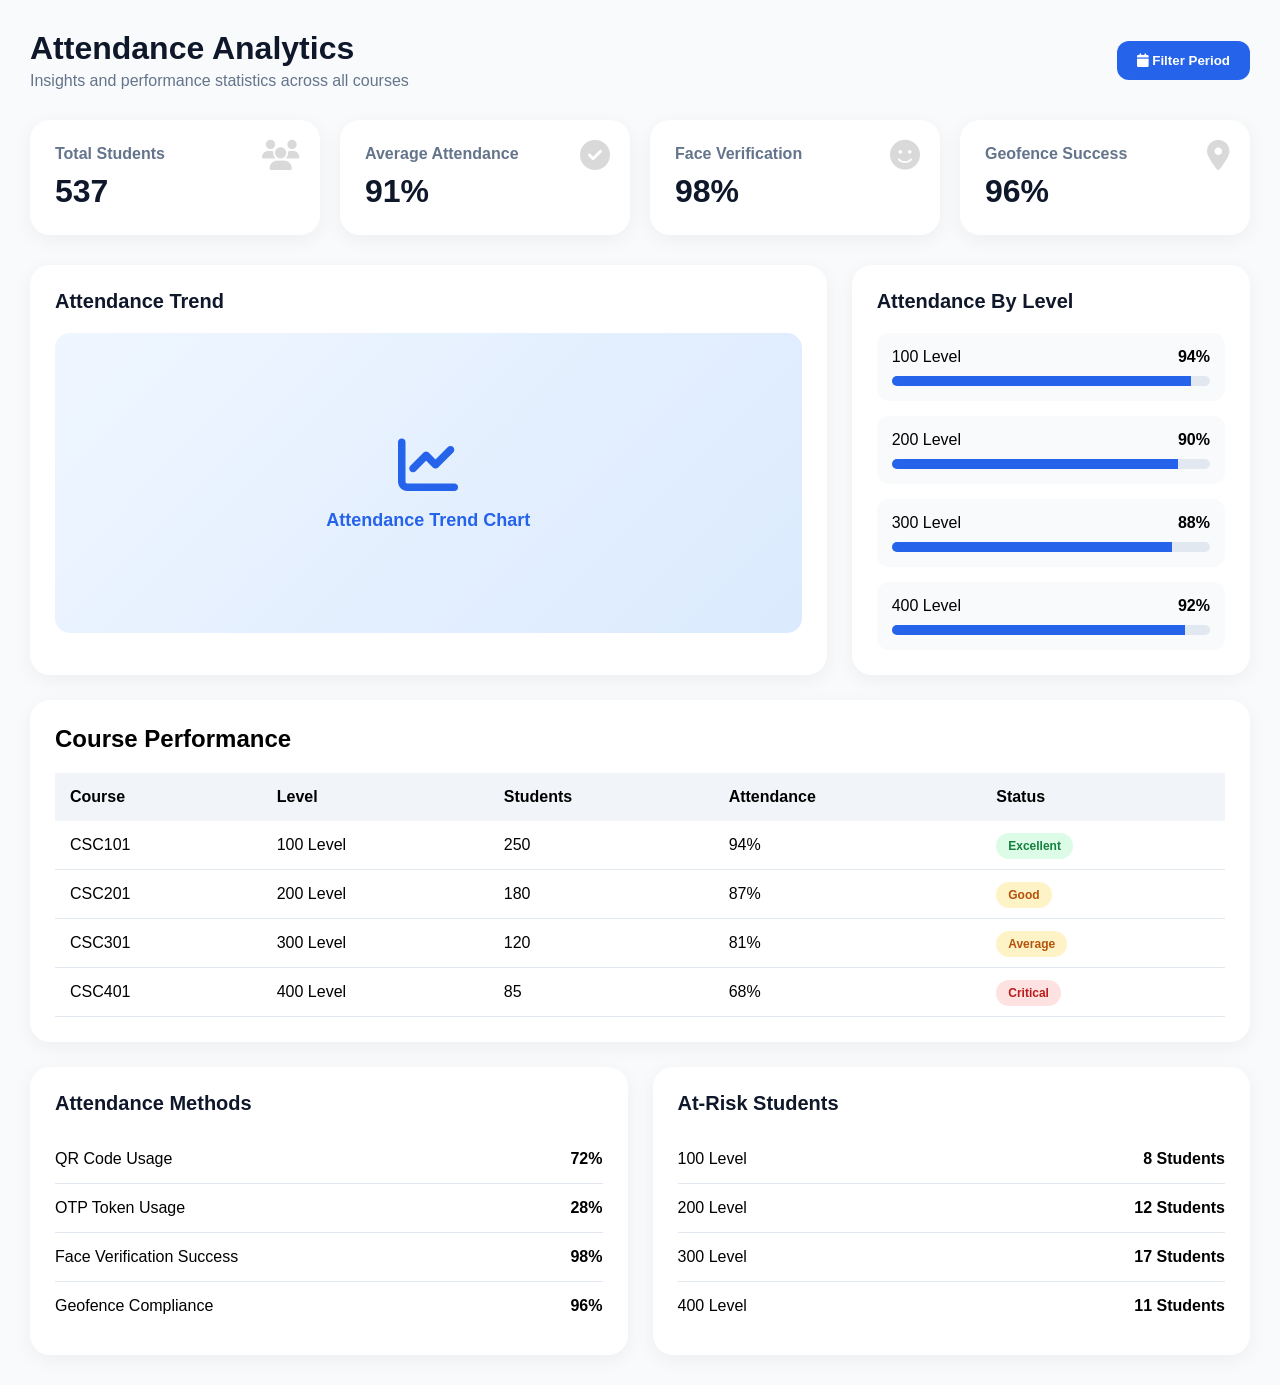
<file: analytics.html>
<!DOCTYPE html>
<html lang="en">
<head>
<meta charset="UTF-8">
<meta name="viewport" content="width=device-width, initial-scale=1.0">

<title>Attendance Analytics</title>

<link rel="stylesheet"
href="https://cdnjs.cloudflare.com/ajax/libs/font-awesome/6.5.2/css/all.min.css">

<style>

:root{
--primary:#2563eb;
--success:#10b981;
--warning:#f59e0b;
--danger:#ef4444;
--purple:#8b5cf6;
--dark:#0f172a;
--bg:#f8fafc;
--text:#64748b;
--card:#ffffff;
}

*{
margin:0;
padding:0;
box-sizing:border-box;
font-family:Inter,Segoe UI,sans-serif;
}

body{
background:var(--bg);
padding:30px;
}

.header{
display:flex;
justify-content:space-between;
align-items:center;
margin-bottom:30px;
flex-wrap:wrap;
gap:15px;
}

.header h1{
color:var(--dark);
}

.header p{
color:var(--text);
margin-top:5px;
}

.filter-btn{
background:var(--primary);
color:white;
border:none;
padding:12px 20px;
border-radius:12px;
cursor:pointer;
font-weight:600;
}

.stats{
display:grid;
grid-template-columns:repeat(auto-fit,minmax(220px,1fr));
gap:20px;
margin-bottom:30px;
}

.stat-card{
background:white;
padding:25px;
border-radius:20px;
box-shadow:0 5px 20px rgba(0,0,0,.05);
position:relative;
overflow:hidden;
}

.stat-card i{
position:absolute;
right:20px;
top:20px;
font-size:30px;
opacity:.15;
}

.stat-card h4{
color:var(--text);
margin-bottom:10px;
}

.stat-card h2{
color:var(--dark);
font-size:32px;
}

.analytics-grid{
display:grid;
grid-template-columns:2fr 1fr;
gap:25px;
margin-bottom:25px;
}

.card{
background:white;
padding:25px;
border-radius:20px;
box-shadow:0 5px 20px rgba(0,0,0,.05);
}

.card-title{
font-size:20px;
font-weight:600;
margin-bottom:20px;
color:var(--dark);
}

.chart-placeholder{
height:300px;
border-radius:15px;
background:
linear-gradient(
135deg,
#eff6ff,
#dbeafe
);
display:flex;
justify-content:center;
align-items:center;
flex-direction:column;
color:#2563eb;
font-size:18px;
font-weight:600;
}

.chart-placeholder i{
font-size:60px;
margin-bottom:15px;
}

.levels{
display:grid;
gap:15px;
}

.level-card{
background:#f8fafc;
padding:15px;
border-radius:12px;
}

.level-header{
display:flex;
justify-content:space-between;
margin-bottom:10px;
}

.progress-bar{
height:10px;
background:#e2e8f0;
border-radius:20px;
overflow:hidden;
}

.progress{
height:100%;
background:#2563eb;
}

.table-card{
background:white;
padding:25px;
border-radius:20px;
box-shadow:0 5px 20px rgba(0,0,0,.05);
}

table{
width:100%;
border-collapse:collapse;
}

th{
background:#f1f5f9;
padding:15px;
text-align:left;
}

td{
padding:15px;
border-bottom:1px solid #e2e8f0;
}

.badge{
padding:6px 12px;
border-radius:20px;
font-size:12px;
font-weight:600;
}

.good{
background:#dcfce7;
color:#15803d;
}

.warning{
background:#fef3c7;
color:#b45309;
}

.danger{
background:#fee2e2;
color:#b91c1c;
}

.bottom-grid{
display:grid;
grid-template-columns:1fr 1fr;
gap:25px;
margin-top:25px;
}

.metric{
display:flex;
justify-content:space-between;
padding:15px 0;
border-bottom:1px solid #e2e8f0;
}

.metric:last-child{
border-bottom:none;
}

@media(max-width:900px){

.analytics-grid{
grid-template-columns:1fr;
}

.bottom-grid{
grid-template-columns:1fr;
}

}

</style>
</head>
<body>

<!-- HEADER -->

<div class="header">

<div>
<h1>Attendance Analytics</h1>
<p>Insights and performance statistics across all courses</p>
</div>

<button class="filter-btn">
<i class="fa-solid fa-calendar"></i>
 Filter Period
</button>

</div>

<!-- STATISTICS -->

<div class="stats">

<div class="stat-card">
<i class="fa-solid fa-users"></i>
<h4>Total Students</h4>
<h2>537</h2>
</div>

<div class="stat-card">
<i class="fa-solid fa-check-circle"></i>
<h4>Average Attendance</h4>
<h2>91%</h2>
</div>

<div class="stat-card">
<i class="fa-solid fa-face-smile"></i>
<h4>Face Verification</h4>
<h2>98%</h2>
</div>

<div class="stat-card">
<i class="fa-solid fa-location-dot"></i>
<h4>Geofence Success</h4>
<h2>96%</h2>
</div>

</div>

<!-- CHART SECTION -->

<div class="analytics-grid">

<div class="card">

<div class="card-title">
Attendance Trend
</div>

<div class="chart-placeholder">
<i class="fa-solid fa-chart-line"></i>
Attendance Trend Chart
</div>

</div>

<div class="card">

<div class="card-title">
Attendance By Level
</div>

<div class="levels">

<div class="level-card">
<div class="level-header">
<span>100 Level</span>
<strong>94%</strong>
</div>
<div class="progress-bar">
<div class="progress" style="width:94%"></div>
</div>
</div>

<div class="level-card">
<div class="level-header">
<span>200 Level</span>
<strong>90%</strong>
</div>
<div class="progress-bar">
<div class="progress" style="width:90%"></div>
</div>
</div>

<div class="level-card">
<div class="level-header">
<span>300 Level</span>
<strong>88%</strong>
</div>
<div class="progress-bar">
<div class="progress" style="width:88%"></div>
</div>
</div>

<div class="level-card">
<div class="level-header">
<span>400 Level</span>
<strong>92%</strong>
</div>
<div class="progress-bar">
<div class="progress" style="width:92%"></div>
</div>
</div>

</div>

</div>

</div>

<!-- COURSE PERFORMANCE -->

<div class="table-card">

<h2 style="margin-bottom:20px;">
Course Performance
</h2>

<table>

<thead>
<tr>
<th>Course</th>
<th>Level</th>
<th>Students</th>
<th>Attendance</th>
<th>Status</th>
</tr>
</thead>

<tbody>

<tr>
<td>CSC101</td>
<td>100 Level</td>
<td>250</td>
<td>94%</td>
<td><span class="badge good">Excellent</span></td>
</tr>

<tr>
<td>CSC201</td>
<td>200 Level</td>
<td>180</td>
<td>87%</td>
<td><span class="badge warning">Good</span></td>
</tr>

<tr>
<td>CSC301</td>
<td>300 Level</td>
<td>120</td>
<td>81%</td>
<td><span class="badge warning">Average</span></td>
</tr>

<tr>
<td>CSC401</td>
<td>400 Level</td>
<td>85</td>
<td>68%</td>
<td><span class="badge danger">Critical</span></td>
</tr>

</tbody>

</table>

</div>

<!-- LOWER ANALYTICS -->

<div class="bottom-grid">

<div class="card">

<div class="card-title">
Attendance Methods
</div>

<div class="metric">
<span>QR Code Usage</span>
<strong>72%</strong>
</div>

<div class="metric">
<span>OTP Token Usage</span>
<strong>28%</strong>
</div>

<div class="metric">
<span>Face Verification Success</span>
<strong>98%</strong>
</div>

<div class="metric">
<span>Geofence Compliance</span>
<strong>96%</strong>
</div>

</div>

<div class="card">

<div class="card-title">
At-Risk Students
</div>

<div class="metric">
<span>100 Level</span>
<strong>8 Students</strong>
</div>

<div class="metric">
<span>200 Level</span>
<strong>12 Students</strong>
</div>

<div class="metric">
<span>300 Level</span>
<strong>17 Students</strong>
</div>

<div class="metric">
<span>400 Level</span>
<strong>11 Students</strong>
</div>

</div>

</div>

</body>
</html>
</file>
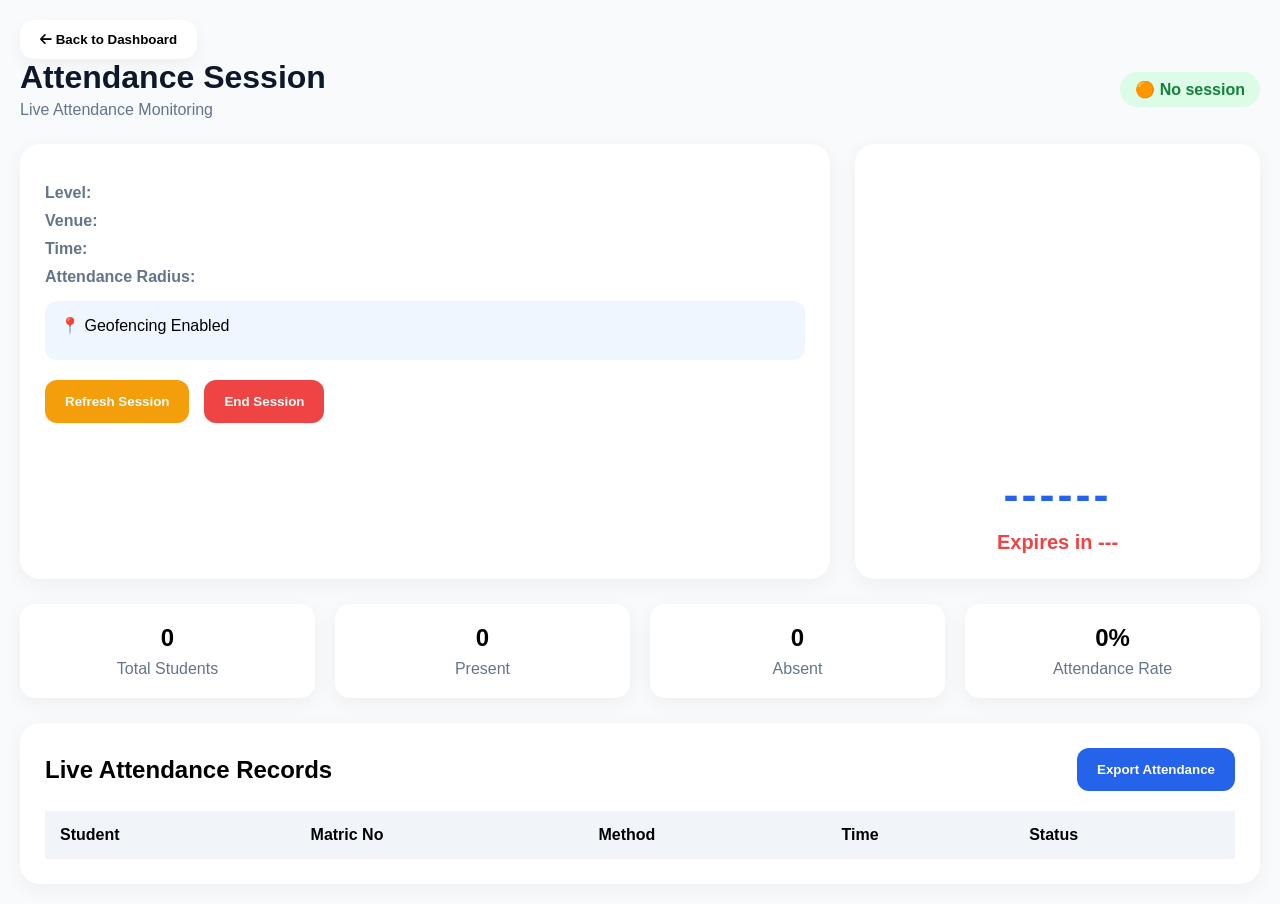
<file: attendance_session.html>
<!DOCTYPE html>
<html lang="en">
<head>
<meta charset="UTF-8">
<meta name="viewport" content="width=device-width, initial-scale=1.0">

<title>Attendance Session</title>

<link rel="stylesheet"
href="https://cdnjs.cloudflare.com/ajax/libs/font-awesome/6.5.2/css/all.min.css">

<style>

:root{
--primary:#2563eb;
--success:#10b981;
--danger:#ef4444;
--warning:#f59e0b;
--dark:#0f172a;
--bg:#f8fafc;
--card:#ffffff;
--text:#64748b;
}

*{
margin:0;
padding:0;
box-sizing:border-box;
font-family:Inter,Segoe UI,sans-serif;
}

body{
background:var(--bg);
padding:20px;
}

@media(max-width:768px){
body{
padding:15px;
}
}

@media(max-width:480px){
body{
padding:10px;
}
}

.header{
display:flex;
justify-content:space-between;
align-items:center;
margin-bottom:25px;
flex-wrap:wrap;
gap:15px;
}

.header h1{
color:var(--dark);
}

.live-badge{
background:#dcfce7;
color:#15803d;
padding:8px 15px;
border-radius:30px;
font-weight:600;
}

.session-grid{
display:grid;
grid-template-columns:minmax(0,2fr) minmax(0,1fr);
gap:25px;
margin-bottom:25px;
}

.card{
background:white;
padding:25px;
border-radius:20px;
box-shadow:0 5px 20px rgba(0,0,0,.05);
}

.course-info h2{
margin-bottom:15px;
}

.course-info p{
color:var(--text);
margin-bottom:10px;
}

.qr-container{
display:flex;
justify-content:center;
align-items:center;
flex-direction:column;
}

/* .qr-box{
width:220px;
height:220px;
background:#e2e8f0;
border-radius:15px;
margin-bottom:15px;
display:flex;
align-items:center;
justify-content:center;
font-size:70px;
color:#94a3b8;
} */


.message-box{
    background-color: rgb(250, 61, 61); 
    height: 30px;
    margin-block-start: 10px;
    text-align: center; 
    padding-top: 3px; 
    border-radius: 5px; 
    color: white;
    opacity: 0;
    visibility: visible;
    transform: translateY(-20px);
    transition: all .3s ease;
}


.message-box.show{
    opacity: 1;
    visibility: visible;
    transform: translateY(0);
}

.message-box.success{
    background: #16a34a;
}

.message-box.error{
    background: #dc2626;
}



.modal-overlay{
    position:fixed;
    inset:0;
    background:rgba(0,0,0,0.5);
    display:flex;
    justify-content:center;
    align-items:center;
    z-index:9999;

    opacity:0;
    visibility:hidden;
    transition:0.3s ease;
    padding:20px;
}

.modal-overlay.active{
    opacity:1;
    visibility:visible;
}

.modal{
    background:#fff;
    width:100%;
    max-width:420px;
    border-radius:16px;
    padding:30px 25px;
    text-align:center;
    box-shadow:0 20px 40px rgba(0,0,0,0.15);
    animation:popup 0.3s ease;
}

@keyframes popup{
    from{
        transform:translateY(20px) scale(0.95);
        opacity:0;
    }
    to{
        transform:translateY(0) scale(1);
        opacity:1;
    }
}

.modal-icon{
    width:80px;
    height:80px;
    margin:0 auto 20px;
    border-radius:50%;
    display:flex;
    justify-content:center;
    align-items:center;
    font-size:32px;
    color:#fff;
}

.success{
    background:#22c55e;
}

.danger{
    background:#ef4444;
}

.modal h2{
    margin-bottom:10px;
    color:#111827;
}

.modal p{
    color:#6b7280;
    line-height:1.6;
    margin-bottom:25px;
}

.modal-buttons{
    display:flex;
    gap:12px;
}

.btn-pop{
    flex:1;
    border:none;
    padding:12px;
    border-radius:10px;
    font-size:15px;
    font-weight:600;
    cursor:pointer;
    transition:0.3s;
}

.cancel-btn{
    background:#e5e7eb;
    color:#374151;
}

.cancel-btn:hover{
    background:#d1d5db;
}

.create-btn{
    background:#2563eb;
    color:#fff;
}

.create-btn:hover{
    background:#1d4ed8;
}

.delete-btn{
    background:#ef4444;
    color:#fff;
}

.delete-btn:hover{
    background:#dc2626;
}

@media(max-width:480px){

    .modal{
        padding:25px 20px;
    }

    .modal-buttons{
        flex-direction:column;
    }

    .btn{
        width:100%;
    }
}


.back-btn{
background:white;
border:none;
padding:12px 20px;
border-radius:14px;
cursor:pointer;
font-weight:600;
box-shadow:0 5px 15px rgba(0,0,0,.05);
}

.back-btn:hover{
transform:translateY(-2px);
}


table{
width:100%;
min-width:700px;
border-collapse:collapse;
}


.table-wrapper{
overflow-x:auto;
width:100%;
}

.qr-box{
    width:100%;
    max-width:300px;
    aspect-ratio:1/1;
}

.qr-box img{
    width:100%;
    height:100%;
    object-fit:contain;
}

.token{
font-size:clamp(24px,6vw,45px);
font-weight:700;
color:var(--primary);
letter-spacing:3px;
word-break:break-all;
text-align:center;
}

.timer{
font-size:20px;
font-weight:600;
margin-top:10px;
color:var(--danger);
}

.header p{
color:var(--text);
margin-top:5px;
}

.course-info h2{
word-break:break-word;
line-height:1.4;
}

.stats{
display:grid;
grid-template-columns:repeat(auto-fit,minmax(180px,1fr));
gap:20px;
margin-bottom:25px;
}

.stat{
background:white;
padding:20px;
border-radius:15px;
text-align:center;
box-shadow:0 5px 20px rgba(0,0,0,.05);
}

.stat h2{
margin-bottom:8px;
}

.stat p{
color:var(--text);
}

.actions{
display:flex;
gap:15px;
flex-wrap:wrap;
margin-top:20px;
}

.btn{
padding:14px 20px;
border:none;
border-radius:12px;
cursor:pointer;
font-weight:600;
}

.primary{
background:var(--primary);
color:white;
}

.success{
background:var(--success);
color:white;
}

.warning{
background:var(--warning);
color:white;
}

.danger{
background:var(--danger);
color:white;
}

.table-card{
background:white;
padding:25px;
border-radius:20px;
box-shadow:0 5px 20px rgba(0,0,0,.05);
}

.table-header{
display:flex;
justify-content:space-between;
align-items:center;
margin-bottom:20px;
}

table{
width:100%;
border-collapse:collapse;
}

th{
background:#f1f5f9;
padding:15px;
text-align:left;
}

td{
padding:15px;
border-bottom:1px solid #e2e8f0;
}

.status{
padding:6px 12px;
border-radius:20px;
font-size:13px;
}

.present{
background:#dcfce7;
color:#15803d;
}

.late{
background:#fef3c7;
color:#b45309;
}

.geofence{
background:#eff6ff;
padding:15px;
border-radius:12px;
margin-top:15px;
}

@media(max-width:900px){

.session-grid{
grid-template-columns:1fr;
}

.stats{
grid-template-columns:repeat(2,1fr);
}

}

@media(max-width:600px){

.header{
flex-direction:column;
align-items:flex-start;
}

.live-badge{
width:100%;
text-align:center;
}

}




</style>
</head>
<body>

<!-- HEADER -->

<button class="back-btn" id="back-btn">
    <i class="fa-solid fa-arrow-left"></i>
    Back to Dashboard
</button>

<div class="header">

<div>
<h1>Attendance Session</h1>
<p>Live Attendance Monitoring</p>
</div>

<div id="live-badge">
<div class="live-badge" id="badge">
🟠 No session
</div>
</div>

</div>

<!-- SESSION DETAILS -->

<div class="session-grid">

<div class="card course-info">

<h2 id="course-code-title"></h2>

<p><strong>Level:</strong> <span id="level"> </span> </p>

<p><strong>Venue:</strong> <span id="course-location"> </span> </p>

<p><strong>Time:</strong> <span id="time-range"> </span> </p>

<p><strong>Attendance Radius:</strong> <span id="geofencing">  </span> </p>

<div class="geofence">
📍 Geofencing Enabled
<br>
<p id="geofencing-message"> </p>
</div>

<div class="actions">



<button class="btn warning" id="refresh-btn" onclick="">
Refresh Session
</button>

<button class="btn danger" id="end-btn" onclick="openModal('deleteModal')">
End Session
</button>

</div>
<div id="message-box" class="message-box">  </div>
</div>

<!-- QR AND TOKEN -->

<div class="card qr-container">

<div class="qr-box" id="qr-box">
<!-- <i class="fa-solid fa-qrcode"></i> -->
</div>

<div class="token" id="otp-token">
------
</div>

<div class="timer" id="timer">
Expires in <span id="exp-time"> --- </span>
</div>

</div>

</div>

<!-- STATS -->

<div class="stats">

<div class="stat">
<h2 id="total-students">0</h2>
<p>Total Students</p>
</div>

<div class="stat">
<h2 id="num-of-present">0</h2>
<p>Present</p>
</div>

<div class="stat">
<h2 id="num-of-absent">0</h2>
<p>Absent</p>
</div>

<div class="stat">
<h2 id="attendance-rate">0%</h2>
<p>Attendance Rate</p>
</div>

</div>

<!-- ATTENDANCE TABLE -->

<div class="table-card">

<div class="table-header">

<h2>Live Attendance Records</h2>

<button class="btn primary" id="export-btn" onclick="exportAttendance()">
Export Attendance
</button>

</div>

<div class="table-wrapper" id="table-wrapper">

<table>

<thead>

<tr>
<th>Student</th>
<th>Matric No</th>
<th>Method</th>
<th>Time</th>
<th>Status</th>
</tr>

</thead>

<tbody id="attendance-table-body">

<!-- <tr>
<td>John Smith</td>
<td>CSC/2023/102</td>
<td>QR Code</td>
<td>10:04 AM</td>
<td>
<span class="status present">
Present
</span>
</td>
</tr> -->



</tbody>

</table>

</div>

</div>




<!-- Delete Course Modal -->
<div class="modal-overlay" id="deleteModal">
    <div class="modal">
        <div class="modal-icon danger">
            <i class="fas fa-trash"></i>
        </div>

        <h2>End Session</h2>

        <p>
            This action cannot be undone. Do you want to End this Session?
        </p>

        <div class="modal-buttons">
            <button class="btn-pop cancel-btn" onclick="closeModal('deleteModal')">
                Cancel
            </button>

            <button class="btn-pop delete-btn" onclick="EndSession()" id="end-btn">
                OK
            </button>
        </div>
    </div>
</div>






<script>
    async function exportAttendance(){
        try{
            const token = localStorage.getItem('auth_token')
            const session_id = localStorage.getItem('session_id');
            const response = await fetch(
                'https://attendance-app-backend-production.up.railway.app/export-live-attendance/',
                {
                    method: 'POST',
                    headers:{
                        'Authorization': `Token ${token}`,
                        'Content-Type': 'application/json',
                    },
                    body: JSON.stringify({
                        session_id: session_id
                    })
                }
            );

            if(response.status == 200){
                console.log('headers:', [...response.headers.entries()]);
                // Pull the actual file out of the response and download it
                const blob = await response.blob();
                console.log('Blob size:', blob.size, 'Blob type:', blob.type);

                const disposition = response.headers.get('Content-Disposition');
                let filename = 'attendance.xlsx';
                if (disposition) {
                    const match = disposition.match(/filename="?([^"]+)"?/);
                    if (match) filename = match[1];
                }

                if (blob.size === 0) {
                    console.error('Blob is empty!');
                    return;
                }

                const url = window.URL.createObjectURL(blob);
                const a = document.createElement('a');
                a.href = url;
                a.download = filename;
                document.body.appendChild(a);
                a.click();
                a.remove();
                window.URL.revokeObjectURL(url);

                showMessage('your download has started', 'success');
            } else{
                const errorData = await response.json();
                showMessage(errorData.message || 'export failed', 'error');
            }

        } catch(e){
            console.log(e)
        }
    }

    function showMessage(message, type) {
        const messageBox = document.getElementById('message-box');
        messageBox.textContent = message;
        messageBox.classList.remove('success', 'error');
        messageBox.classList.add(type);
        messageBox.classList.add('show');
        setTimeout(() => {
            messageBox.classList.remove('show');
        }, 3000);
    }
</script>


<script>


function openModal(id){
    document.getElementById(id).classList.add('active');
}

function closeModal(id){
    document.getElementById(id).classList.remove('active');
}

function createCourse(){

    // Your API call here

    alert('Course created successfully');

    closeModal('createModal');
}

// function deleteCourse(){

//     // Your API call here

//     alert('Course deleted successfully');

//     closeModal('deleteModal');
// }

    async function EndSession(){
        try{
            end_btn = document.getElementById('end-btn')
            const token = localStorage.getItem('auth_token');
            session_id = localStorage.getItem('session_id');

            end_btn.innerHTML = 'Ending Session......'
            end_btn.disabled = true

            const response = await fetch(
                'https://attendance-app-backend-production.up.railway.app/course/end-session/',
                {
                    method: 'POST',
                    headers: {
                        'Authorization': `Token ${token}`,
                        'Content-Type': 'application/json'
                    },
                    body: JSON.stringify({
                        session_id: session_id
                    })
                }
            );

            const data = await response.json();
            
            if(response.status == 200){
            end_btn.innerHTML = 'Ok'
            end_btn.disabled = false
            showMessage(data.message, 'success');
            localStorage.removeItem('session_id')
            
            } else{
            end_btn.innerHTML = 'Ok'
            end_btn.disabled = false
            showMessage(data.message, 'error');
            }
        } catch(e){
            console.log(e);
            end_btn.innerHTML = 'Ok'
            end_btn.disabled = false
        }
    }


    function showMessage(message, type) {
const messageBox = document.getElementById('message-box');

messageBox.textContent = message;

messageBox.classList.remove('success', 'error');

messageBox.classList.add(type);
messageBox.classList.add('show');

setTimeout(() => {
    messageBox.classList.remove('show');
}, 3000);
}
</script>



<script>

    refresh_btn = document.getElementById('refresh-btn')

    refresh_btn.addEventListener(
        'click',
        refreshSession
    )

    async function refreshSession(){
        
        try{
            session_id = localStorage.getItem('session_id');
            token = localStorage.getItem('auth_token');
            refresh_btn.innerHTML = 'Refreshing....'
            refresh_btn.disabled = true
        const response = await fetch(
            'https://attendance-app-backend-production.up.railway.app/course/attendance-session/',
            {
                method: 'PATCH',
                headers: {
                    'Authorization': `Token ${token}`,
                    'Content-Type': 'application/json'
                },
                body: JSON.stringify({
                    session_id: session_id
                })
            }
        );

        const data = await response.json();
        console.log(data)
        if(response.status == 200){
            if(data.message == 'attendance session refreshed'){
            refresh_btn.innerHTML = 'Refresh Session'
            refresh_btn.disabled = false
            showMessage('Attendance session refreshed', 'success');
            setTimeout(()=>{
             location.reload();
            }, 2000)
            } else{
            refresh_btn.innerHTML = 'Refresh Session'
            refresh_btn.disabled = false
            showMessage(data.message, 'error')
            }
        }
    } catch(e){
        refresh_btn.innerHTML = 'Refresh Session'
        refresh_btn.disabled = false
        console.log(e);
    }

}


function showMessage(message, type) {
const messageBox = document.getElementById('message-box');

messageBox.textContent = message;

messageBox.classList.remove('success', 'error');

messageBox.classList.add(type);
messageBox.classList.add('show');

setTimeout(() => {
    messageBox.classList.remove('show');
}, 3000);
}
</script>


<script>

document.addEventListener(
        'DOMContentLoaded',
        getAttendanceSessionDetails
    )

    async function getAttendanceSessionDetails(){
        try{
            token = localStorage.getItem('auth_token');

            course_code_title = document.getElementById('course-code-title');
            level = document.getElementById('level');
            course_location = document.getElementById('course-location');
            time_range = document.getElementById('time-range');
            geofencing = document.getElementById('geofencing');
            geofencing_message = document.getElementById('geofencing-message');
            otp_token = document.getElementById('otp-token');
            qr_box = document.getElementById('qr-box');
            timer = document.getElementById('timer');
            total_students = document.getElementById('total-students');
            num_of_present = document.getElementById('num-of-present');
            num_of_absent = document.getElementById('num-of-absent');
            attendance_rate = document.getElementById('attendance-rate');
            end_btn = document.getElementById('end-btn');
            refresh_btn  = document.getElementById('refresh-btn');
            live_badge = document.getElementById('live-badge');
            badge = document.getElementById('badge');
            export_btn = document.getElementById('export-btn');
            table_wrapper = document.getElementById('table-wrapper');
            attendance_table_body = document.getElementById('attendance-table-body');

        const response = await fetch(
            'https://attendance-app-backend-production.up.railway.app/course/attendance-session/',
            {
                headers: {
                    'Authorization': `Token ${token}`,
                }
            }
        );

        data = await response.json();
        if(response.status == 200){
            session = data.session;
            attendance = data.attendance_record;
            console.log(session.session_id)
            localStorage.setItem('session_id', session.session_id)
            refresh_btn.disabled = false;
            end_btn.disabled = false;
            course_code_title.innerHTML = `${session.course_code} - ${session.course_title}`;
            level.innerHTML = session.level;
            course_location.innerHTML = session.course_location;
            time_range.innerHTML = `${formatTime(session.start_time)} - ${formatTime(session.end_time)}`;
            geofencing.innerHTML = `${session.geofencing} Meters`;
            geofencing_message.innerHTML = `<p id="geofencing-message"> Students must be within ${session.geofencing}m of the venue to mark attendance. </p>`;
            otp_token.innerHTML = session.token;
            qr_box.innerHTML = `<img src="${data.qr_image_url}"/>`;
            startCountdown(data.remaining_seconds);
            total_students.innerHTML = session.total_student;
            num_of_present.innerHTML = session.present;
            num_of_absent.innerHTML = session.absent;
            attendance_rate.innerHTML = `${session.attendance_rate}%`;
            if(session.schedule_status == 'Session Active'){
            badge.innerHTML = `🟢 ${session.schedule_status}`
            } else{
                live_badge.innerHTML = `<div class="live-badge" style="background-color: rgb(255, 229, 182); color: orange;">🟠 ${session.schedule_status}</div>`
            }
            if(attendance.length == 0){
                    attendance_table_body.innerHTML = ''
                } else{
                    
                    attendance.forEach(element => {
                        
                    attendance_table_body.innerHTML = `
                    <tr>
                    <td>${element.first_name} ${element.last_name}</td>
                    <td>${element.matric_number}</td>
                    <td>${element.method}</td>
                    <td>${formatTimeToAMPM(element.time)}</td>
                    <td>
                    <span class="status present">
                    Present
                    </span>
                    </td>
                    </tr>
                    `;
                    });
                }
        } else if(response.status == 404){
            course_code_title.innerHTML = '-----------------';
            level.innerHTML = '---------';
            course_location.innerHTML = '---------';
            time_range.innerHTML = '---------';
            geofencing.innerHTML = '---------';
            geofencing_message.innerHTML = `<p id="geofencing-message"> Students must be within geofencing radius of the venue to mark attendance. </p>`;
            otp_token.innerHTML = '---------';
            qr_box.innerHTML = ``;
            timer.innerHTML = '---------';
            total_students.innerHTML = 0;
            num_of_present.innerHTML = 0;
            num_of_absent.innerHTML = 0;
            attendance_rate.innerHTML = '0%'
            live_badge.innerHTML = `<div class="live-badge" style="background-color: #fad2d2; color: red;">🔴 No Session</div>`
            refresh_btn.disabled = true;
            document.getElementById('end-btn').disabled = true;
            export_btn.disabled = true;
            table_wrapper.innerHTML = '';
            table_wrapper.innerHTML = `<p style="text-align:center; font-weight: bold;"> No Attendance Session </p>`
        }
    } catch(e){
        console.log(e)
    }

    session_id = localStorage.getItem('session_id');
    console.log('session id: ',session_id)
    const socket = new WebSocket(`wss://attendance-app-backend-production.up.railway.app/ws/live-attendance/${session_id}`);

    socket.onmessage = function (event) {
    const data = JSON.parse(event.data);
    console.log(data)
    

    addRowToTable(data.message);
};
socket.onopen = function () {
    console.log("WebSocket connected");
};

socket.onclose = function () {
    console.log("WebSocket disconnected");
};

socket.onerror = function (error) {
    console.error("WebSocket error:", error);
};

function addRowToTable(data) {
    attendance_table_body = document.getElementById('attendance-table-body');

    data.forEach(element => {
        attendance_table_body.innerHTML += `
                    <tr>
                    <td>${element.first_name} ${element.last_name}</td>
                    <td>${element.matric_number}</td>
                    <td>${element.method}</td>
                    <td>${formatTimeToAMPM(element.time)}</td>
                    <td>
                    <span class="status present">
                    Present
                    </span>
                    </td>
                    </tr>
                    `;
    });

    //tableBody.prepend(row); // newest on top
}

}



function formatTimeToAMPM(time24) {
    const [hourStr, minute, second] = time24.split(':');

    let hour = Number(hourStr);

    const ampm = hour >= 12 ? 'PM' : 'AM';

    hour = hour % 12;
    hour = hour === 0 ? 12 : hour;

    return `${hour}:${minute} ${ampm}`;
}


function startCountdown(seconds){
    live_badge = document.getElementById('live-badge');

const timerElement =
    document.getElementById('exp-time');
    timer = document.getElementById('timer');

let remaining = seconds;

const interval = setInterval(() => {

    if(remaining <= 0){

        clearInterval(interval);

        timer.innerHTML =
            'Session Closed';
            live_badge.innerHTML = `<div class="live-badge" style="background-color: rgb(255, 229, 182); color: orange;">🟠 Session Ended</div>`
        return;
    }

    const minutes =
        Math.floor(remaining / 60);

    const secs =
        remaining % 60;

    timerElement.textContent =
        `${minutes}:${String(secs).padStart(2,'0')}`;

    remaining--;

}, 1000);

}


function formatTime(timeString){

const [hours, minutes] =
timeString.split(':');

let hour = parseInt(hours);
let period = 'AM';

if(hour >= 12){
period = 'PM';
}

if(hour === 0){
hour = 12;
} else if(hour > 12){
hour -= 12;
} 

if(hour < 10){
hour = `0${hour}`;
}

return `${hour}:${minutes} ${period}`;
}
</script>


<!-- <script>

document.addEventListener(
        'DOMContentLoaded',
        getlocation
    )

async function getlocation(){
    
try{

const location =
    await getLocation();

console.log(location.latitude);
console.log(location.longitude);

}catch(error){

console.log(error);

}
}


async function getLocation(){

return new Promise((resolve, reject)=>{

    navigator.geolocation.getCurrentPosition(

        position => resolve({
            latitude: position.coords.latitude,
            longitude: position.coords.longitude
        }),

        error => reject(error),

        {
            enableHighAccuracy:true
        }

    );

});

}
</script> -->

<script>

    back_button = document.getElementById('back-btn');

    back_button.addEventListener(
        'click',
    () => { window.location.href = 'dashboard.html'}
    )
</script>

<script>
  
</script>

</body>
</html>
</file>
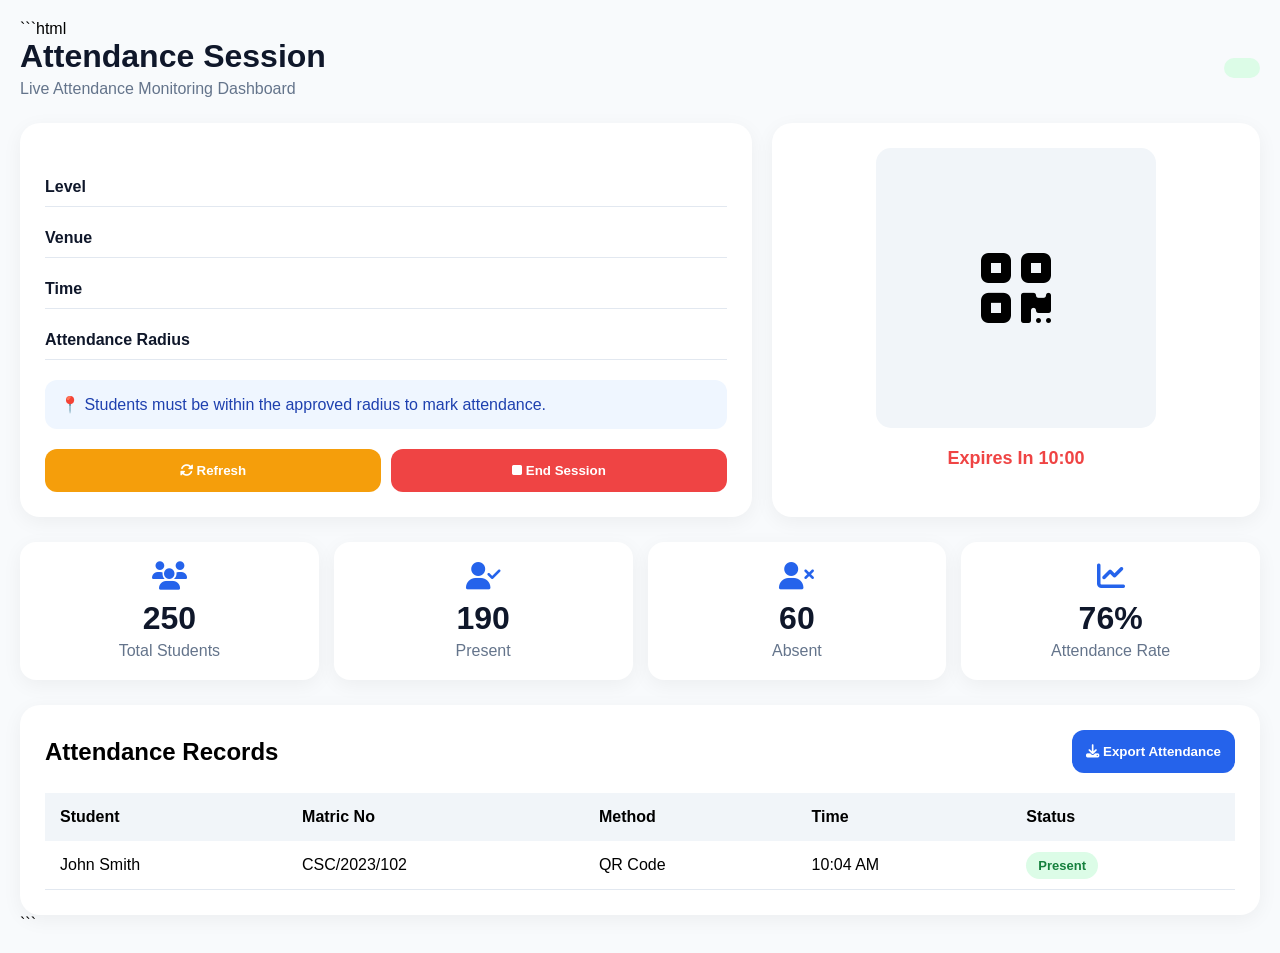
<file: attendance_session2.html>
```html
<!DOCTYPE html>
<html lang="en">
<head>
<meta charset="UTF-8">
<meta name="viewport" content="width=device-width, initial-scale=1.0">

<title>Attendance Session Dashboard</title>

<link rel="stylesheet"
href="https://cdnjs.cloudflare.com/ajax/libs/font-awesome/6.5.2/css/all.min.css">

<style>

:root{
--primary:#2563eb;
--success:#10b981;
--danger:#ef4444;
--warning:#f59e0b;
--dark:#0f172a;
--bg:#f8fafc;
--card:#ffffff;
--text:#64748b;
--border:#e2e8f0;
}

*{
margin:0;
padding:0;
box-sizing:border-box;
font-family:Inter,Segoe UI,sans-serif;
}

html,
body{
width:100%;
overflow-x:hidden;
}

body{
background:var(--bg);
padding:20px;
max-width:1400px;
margin:auto;
}

/* HEADER */

.header{
display:flex;
justify-content:space-between;
align-items:center;
gap:20px;
flex-wrap:wrap;
margin-bottom:25px;
}

.header h1{
font-size:2rem;
color:var(--dark);
}

.header p{
color:var(--text);
margin-top:5px;
}

.live-badge{
padding:10px 18px;
border-radius:30px;
font-weight:600;
background:#dcfce7;
color:#15803d;
}

/* MAIN GRID */

.session-grid{
display:grid;
grid-template-columns:1.5fr 1fr;
gap:20px;
margin-bottom:25px;
}

.card{
background:var(--card);
border-radius:20px;
padding:25px;
box-shadow:0 5px 20px rgba(0,0,0,.05);
}

/* COURSE DETAILS */

.course-title{
font-size:1.6rem;
margin-bottom:20px;
color:var(--dark);
word-break:break-word;
}

.info-list{
display:flex;
flex-direction:column;
gap:12px;
}

.info-row{
display:flex;
justify-content:space-between;
gap:15px;
padding:10px 0;
border-bottom:1px solid var(--border);
}

.info-label{
font-weight:600;
color:var(--dark);
}

.info-value{
color:var(--text);
text-align:right;
}

.geofence{
margin-top:20px;
padding:15px;
border-radius:12px;
background:#eff6ff;
color:#1e40af;
}

/* ACTIONS */

.actions{
display:grid;
grid-template-columns:repeat(auto-fit,minmax(150px,1fr));
gap:10px;
margin-top:20px;
}

.btn{
border:none;
padding:14px;
border-radius:12px;
font-weight:600;
cursor:pointer;
transition:.3s;
}

.btn:hover{
transform:translateY(-2px);
}

.primary{
background:var(--primary);
color:white;
}

.warning{
background:var(--warning);
color:white;
}

.danger{
background:var(--danger);
color:white;
}

/* QR CARD */

.qr-container{
text-align:center;
}

.qr-box{
width:100%;
max-width:280px;
aspect-ratio:1;
margin:auto;
border-radius:15px;
overflow:hidden;
background:#f1f5f9;
display:flex;
align-items:center;
justify-content:center;
}

.qr-box img{
width:100%;
height:100%;
object-fit:contain;
}

.token{
margin-top:20px;
font-size:clamp(24px,5vw,42px);
font-weight:700;
letter-spacing:3px;
color:var(--primary);
word-break:break-all;
}

.timer{
margin-top:10px;
font-size:18px;
font-weight:600;
color:var(--danger);
}

/* STATS */

.stats{
display:grid;
grid-template-columns:repeat(auto-fit,minmax(180px,1fr));
gap:15px;
margin-bottom:25px;
}

.stat-card{
background:white;
padding:20px;
border-radius:16px;
text-align:center;
box-shadow:0 5px 20px rgba(0,0,0,.05);
}

.stat-card i{
font-size:28px;
margin-bottom:10px;
color:var(--primary);
}

.stat-card h2{
font-size:2rem;
color:var(--dark);
margin-bottom:5px;
}

.stat-card p{
color:var(--text);
}

/* ATTENDANCE TABLE */

.table-card{
background:white;
border-radius:20px;
padding:25px;
box-shadow:0 5px 20px rgba(0,0,0,.05);
}

.table-header{
display:flex;
justify-content:space-between;
align-items:center;
gap:15px;
flex-wrap:wrap;
margin-bottom:20px;
}

.table-wrapper{
overflow-x:auto;
}

table{
width:100%;
min-width:700px;
border-collapse:collapse;
}

th{
background:#f1f5f9;
padding:15px;
text-align:left;
}

td{
padding:15px;
border-bottom:1px solid var(--border);
}

.status{
padding:6px 12px;
border-radius:20px;
font-size:13px;
font-weight:600;
}

.present{
background:#dcfce7;
color:#15803d;
}

.absent{
background:#fee2e2;
color:#dc2626;
}

/* MOBILE ATTENDANCE CARDS */

.mobile-records{
display:none;
}

.record-card{
background:white;
padding:15px;
border-radius:12px;
margin-bottom:10px;
box-shadow:0 3px 10px rgba(0,0,0,.05);
}

.record-card h4{
margin-bottom:8px;
}

.record-card p{
margin:4px 0;
color:var(--text);
}

/* RESPONSIVE */

@media(max-width:900px){

.session-grid{
grid-template-columns:1fr;
}

}

@media(max-width:768px){

body{
padding:15px;
}

.table-wrapper{
display:none;
}

.mobile-records{
display:block;
}

}

@media(max-width:480px){

body{
padding:10px;
}

.card,
.table-card{
padding:15px;
}

.header h1{
font-size:1.5rem;
}

.actions{
grid-template-columns:1fr;
}

}
</style>
</head>

<body>

<!-- HEADER -->

<div class="header">

<div>
<h1>Attendance Session</h1>
<p>Live Attendance Monitoring Dashboard</p>
</div>

<div class="live-badge" id="badge">
<!-- 🟢 Session Active -->
</div>

</div>

<!-- SESSION GRID -->

<div class="session-grid">

<!-- COURSE DETAILS -->

<div class="card">

<h2 class="course-title" id="course-code-title">
<!-- CSC 401 - Artificial Intelligence -->
</h2>

<div class="info-list">

<div class="info-row">
<span class="info-label">Level</span>
<span class="info-value" id="level"></span>
</div>

<div class="info-row">
<span class="info-label">Venue</span>
<span class="info-value" id="course-location">  </span>
</div>

<div class="info-row">
<span class="info-label">Time</span>
<span class="info-value" id="time-range">
<!-- 08:00 AM - 10:00 AM -->
</span>
</div>

<div class="info-row">
<span class="info-label">Attendance Radius</span>
<span class="info-value" id="geofencing">
<!-- 20 Meters -->
</span>
</div>

</div>

<div class="geofence">
📍 Students must be within the approved radius to mark attendance.
</div>

<div class="actions">

<button class="btn warning" id="refresh-btn">
<i class="fa-solid fa-rotate"></i>
 Refresh
</button>

<button class="btn danger" id="end-btn">
<i class="fa-solid fa-stop"></i>
 End Session
</button>

</div>

</div>

<!-- QR SECTION -->

<div class="card qr-container">

<div class="qr-box" id="qr-box">
<i class="fa-solid fa-qrcode fa-5x"></i>
</div>

<div class="token" id="otp-token">

</div>

<div class="timer">
Expires In <span id="exp-time">----</span>
</div>

</div>

</div>

<!-- STATS -->

<div class="stats">

<div class="stat-card">
<i class="fa-solid fa-users"></i>
<h2 id="total-students">250</h2>
<p>Total Students</p>
</div>

<div class="stat-card">
<i class="fa-solid fa-user-check"></i>
<h2 id="num-of-present">190</h2>
<p>Present</p>
</div>

<div class="stat-card">
<i class="fa-solid fa-user-xmark"></i>
<h2 id="num-of-absent">60</h2>
<p>Absent</p>
</div>

<div class="stat-card">
<i class="fa-solid fa-chart-line"></i>
<h2 id="attendance-rate">76%</h2>
<p>Attendance Rate</p>
</div>

</div>

<!-- ATTENDANCE RECORDS -->

<div class="table-card">

<div class="table-header">

<h2>Attendance Records</h2>

<button class="btn primary">
<i class="fa-solid fa-download"></i>
 Export Attendance
</button>

</div>

<!-- DESKTOP TABLE -->

<div class="table-wrapper">

<table>

<thead>
<tr>
<th>Student</th>
<th>Matric No</th>
<th>Method</th>
<th>Time</th>
<th>Status</th>
</tr>
</thead>

<tbody id="attendance-table-body">

<tr>
<td>John Smith</td>
<td>CSC/2023/102</td>
<td>QR Code</td>
<td>10:04 AM</td>
<td>
<span class="status present">
Present
</span>
</td>
</tr>

</tbody>

</table>

</div>

<!-- MOBILE CARDS -->

<div class="mobile-records">

<div class="record-card">
<h4>John Smith</h4>
<p>CSC/2023/102</p>
<p>QR Code</p>
<p>10:04 AM</p>
<span class="status present">
Present
</span>
</div>

</div>

</div>







<script>

    document.addEventListener(
            'DOMContentLoaded',
            getAttendanceSessionDetails
        )
    
        async function getAttendanceSessionDetails(){
            try{
                token = localStorage.getItem('auth_token');
    
                course_code_title = document.getElementById('course-code-title');
                level = document.getElementById('level');
                course_location = document.getElementById('course-location');
                time_range = document.getElementById('time-range');
                geofencing = document.getElementById('geofencing');
                geofencing_message = document.getElementById('geofencing-message');
                otp_token = document.getElementById('otp-token');
                qr_box = document.getElementById('qr-box');
                timer = document.getElementById('timer');
                total_students = document.getElementById('total-students');
                num_of_present = document.getElementById('num-of-present');
                num_of_absent = document.getElementById('num-of-absent');
                attendance_rate = document.getElementById('attendance-rate');
                end_btn = document.getElementById('end-btn');
                refresh_btn  = document.getElementById('refresh-btn');
                live_badge = document.getElementById('live-badge');
                badge = document.getElementById('badge');
                export_btn = document.getElementById('export-btn')
                table_wrapper = document.getElementById('table-wrapper')
                attendance_table_body = document.getElementById('attendance-table-body');
    
            const response = await fetch(
                'http://127.0.0.1:8000/course/attendance-session/',
                {
                    headers: {
                        'Authorization': `Token ${token}`,
                    }
                }
            );
    
            data = await response.json();
            if(response.status == 200){
                session = data.session;
                attendance = data.attendance_record;
                console.log(attandance)
                course_code_title.innerHTML = `${session.course_code} - ${session.course_title}`;
                level.innerHTML = session.level;
                course_location.innerHTML = session.course_location;
                time_range.innerHTML = `${formatTime(session.start_time)} - ${formatTime(session.end_time)}`;
                geofencing.innerHTML = `${session.geofencing} Meters`;
                geofencing_message.innerHTML = `<p id="geofencing-message"> Students must be within ${session.geofencing}m of the venue to mark attendance. </p>`;
                otp_token.innerHTML = session.token;
                qr_box.innerHTML = `<img src="${data.qr_image_url}"/>`;
                startCountdown(data.remaining_seconds);
                total_students.innerHTML = session.total_student;
                num_of_present.innerHTML = session.present;
                num_of_absent.innerHTML = session.absent;
                attendance_rate.innerHTML = `${session.attendance_rate}%`;
                if(session.schedule_status == 'Session Active'){
                badge.innerHTML = `🟢 ${session.schedule_status}`
                } else{
                    live_badge.innerHTML = `<div class="live-badge" style="background-color: rgb(255, 229, 182); color: orange;">🟠 ${session.schedule_status}</div>`
                }
                if(attendance.length == 0){
                    attendance_table_body.innerHTML = ''
                }
            } else if(response.status == 404){
                course_code_title.innerHTML = '-----------------';
                level.innerHTML = '---------';
                course_location.innerHTML = '---------';
                time_range.innerHTML = '---------';
                geofencing.innerHTML = '---------';
                geofencing_message.innerHTML = `<p id="geofencing-message"> Students must be within geofencing radius of the venue to mark attendance. </p>`;
                otp_token.innerHTML = '---------';
                qr_box.innerHTML = ``;
                timer.innerHTML = '---------';
                total_students.innerHTML = 0;
                num_of_present.innerHTML = 0;
                num_of_absent.innerHTML = 0;
                attendance_rate.innerHTML = '0%'
                live_badge.innerHTML = `<div class="live-badge" style="background-color: #fad2d2; color: red;">🔴 No Session</div>`
                refresh_btn.disabled = true;
                end_btn.disabled = true;
                export_btn.disabled = true;
                table_wrapper.innerHTML = '';
                table_wrapper.innerHTML = `<p style="text-align:center; font-weight: bold;"> No Attendance Session </p>`
            }
        } catch(e){
            console.log(e)
        }
    
    }
    
    
    function startCountdown(seconds){
    
    const timerElement =
        document.getElementById('exp-time');
        timer = document.getElementById('timer');
    
    let remaining = seconds;
    
    const interval = setInterval(() => {
    
        if(remaining <= 0){
    
            clearInterval(interval);
    
            timer.innerHTML =
                'Session Closed';
    
            return;
        }
    
        const minutes =
            Math.floor(remaining / 60);
    
        const secs =
            remaining % 60;
    
        timerElement.textContent =
            `${minutes}:${String(secs).padStart(2,'0')}`;
    
        remaining--;
    
    }, 1000);
    
    }
    
    
    function formatTime(timeString){
    
    const [hours, minutes] =
    timeString.split(':');
    
    let hour = parseInt(hours);
    let period = 'AM';
    
    if(hour >= 12){
    period = 'PM';
    }
    
    if(hour === 0){
    hour = 12;
    } else if(hour > 12){
    hour -= 12;
    } 
    
    if(hour < 10){
    hour = `0${hour}`;
    }
    
    return `${hour}:${minutes} ${period}`;
    }
    </script>



<script>

// Countdown Example

function startCountdown(seconds){

const timer =
document.getElementById('exp-time');

let remaining = seconds;

const interval = setInterval(()=>{

if(remaining <= 0){

clearInterval(interval);

timer.textContent =
'Session Closed';

return;

}

const minutes =
Math.floor(remaining / 60);

const secs =
remaining % 60;

timer.textContent =
`${minutes}:${String(secs).padStart(2,'0')}`;

remaining--;

},1000);

}

// Example
startCountdown(600);

</script>

</body>
</html>
```
</file>
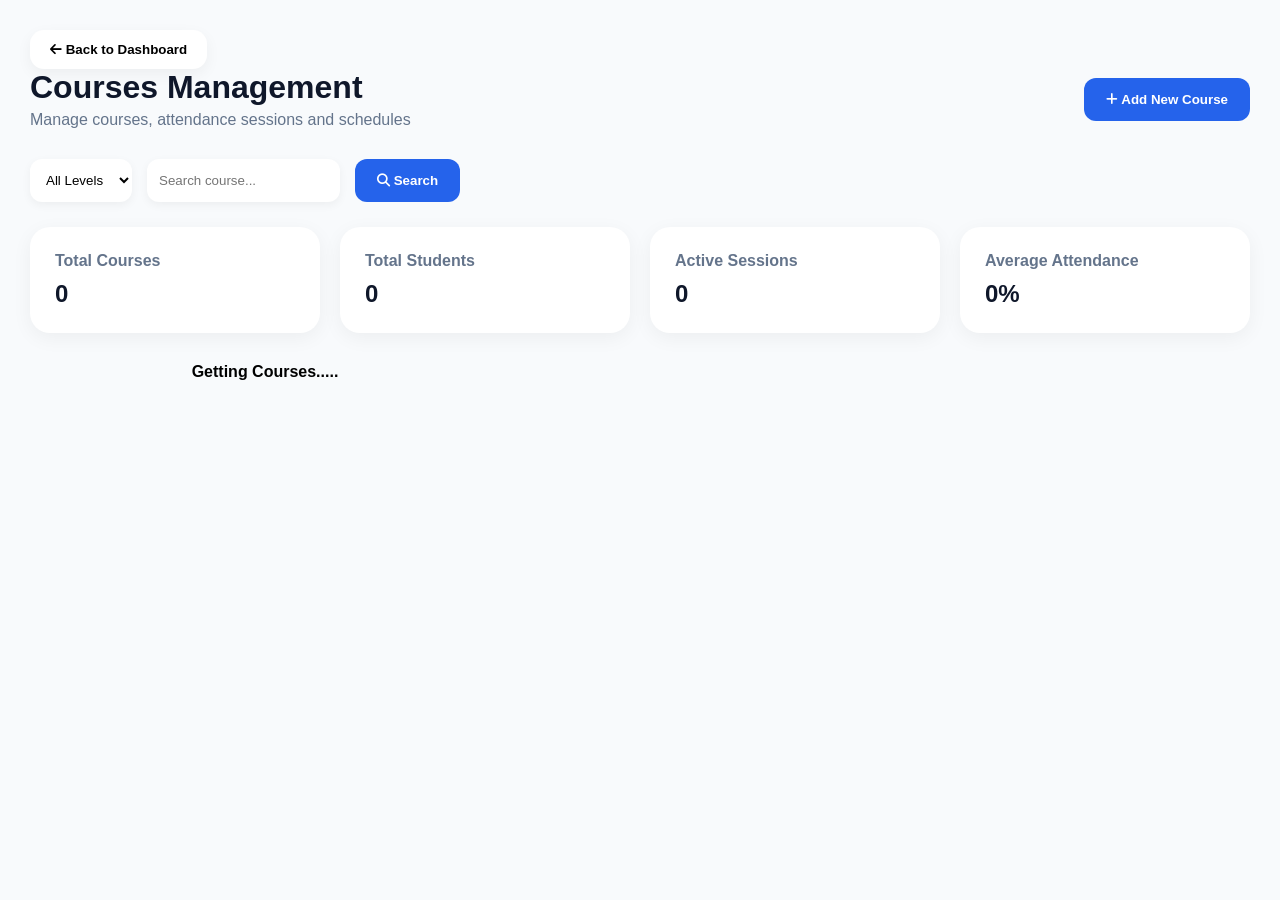
<file: courses.html>
<!DOCTYPE html>
<html lang="en">
<head>
<meta charset="UTF-8">
<meta name="viewport" content="width=device-width, initial-scale=1.0">

<title>Courses Management</title>

<link rel="stylesheet"
href="https://cdnjs.cloudflare.com/ajax/libs/font-awesome/6.5.2/css/all.min.css">

<style>

:root{
--primary:#2563eb;
--dark:#0f172a;
--bg:#f8fafc;
--card:#ffffff;
--success:#10b981;
--warning:#f59e0b;
--danger:#ef4444;
--text:#64748b;
}

*{
margin:0;
padding:0;
box-sizing:border-box;
font-family:Inter,Segoe UI,sans-serif;
}

body{
background:var(--bg);
padding:30px;
}

.dashboard{
    display:flex;
    }


.back-btn{
background:white;
border:none;
padding:12px 20px;
border-radius:14px;
cursor:pointer;
font-weight:600;
box-shadow:0 5px 15px rgba(0,0,0,.05);
}

.back-btn:hover{
transform:translateY(-2px);
}


.sidebar{
    width:270px;
    height:100vh;
    position:fixed;
    background:var(--dark);
    padding:30px;
    color:white;
    }

.header{
display:flex;
justify-content:space-between;
align-items:center;
margin-bottom:30px;
flex-wrap:wrap;
gap:15px;
}

.header-left h1{
color:var(--dark);
margin-bottom:5px;
}

.header-left p{
color:var(--text);
}

.add-btn{
background:var(--primary);
color:white;
border:none;
padding:14px 22px;
border-radius:12px;
cursor:pointer;
font-weight:600;
}


.message-box{
    background-color: rgb(250, 61, 61); 
    height: 30px;
    margin-block-start: 10px;
    text-align: center; 
    padding-top: 3px; 
    border-radius: 5px; 
    color: white;
    opacity: 0;
    visibility: visible;
    transform: translateY(-20px);
    transition: all .3s ease;
}


.message-box.show{
    opacity: 1;
    visibility: visible;
    transform: translateY(0);
}

.message-box.success{
    background: #16a34a;
}

.message-box.error{
    background: #dc2626;
}



.filters{
display:flex;
gap:15px;
margin-bottom:25px;
flex-wrap:wrap;
}

.filters select,
.filters input{
padding:12px;
border:none;
border-radius:12px;
background:white;
box-shadow:0 3px 10px rgba(0,0,0,.05);
}

.stats{
display:grid;
grid-template-columns:repeat(auto-fit,minmax(220px,1fr));
gap:20px;
margin-bottom:30px;
}

.stat-card{
background:white;
padding:25px;
border-radius:20px;
box-shadow:0 5px 20px rgba(0,0,0,.05);
}

.stat-card h4{
color:var(--text);
margin-bottom:10px;
}

.stat-card h2{
color:var(--dark);
}

.course-grid{
    display: grid;
    grid-template-columns: repeat(auto-fill, minmax(470px, 300px));
    gap: 20px;
}

.course-card{
background:white;
border-radius:20px;
overflow:hidden;
box-shadow:0 10px 25px rgba(0,0,0,.05);
transition:.3s;
width: 100%;
max-width: 450px;
}

.course-card:hover{
transform:translateY(-5px);
}

.course-header{
background:linear-gradient(
135deg,
#2563eb,
#1d4ed8
);
padding:20px;
color:white;
}

.course-header h3{
margin-bottom:8px;
}

.badge{
display:inline-block;
padding:6px 12px;
background:rgba(255,255,255,.2);
border-radius:20px;
font-size:12px;
}

.course-body{
padding:20px;
}

.info{
display:flex;
justify-content:space-between;
margin-bottom:12px;
}

.info span:first-child{
color:var(--text);
}

.progress-box{
margin-top:20px;
}

.progress-bar{
height:10px;
background:#e2e8f0;
border-radius:20px;
overflow:hidden;
}

.progress{
height:100%;
width:92%;
background:var(--success);
}

.attendance{
margin-top:8px;
font-size:14px;
color:var(--success);
font-weight:600;
}

.actions{
display:grid;
grid-template-columns:repeat(2,1fr);
gap:10px;
margin-top:20px;
}

.btn{
padding:12px;
border:none;
border-radius:10px;
cursor:pointer;
font-weight:600;
}

.students{
background:#eff6ff;
color:#2563eb;
}

.session{
background:#dcfce7;
color:#15803d;
}

.edit{
background:#fef3c7;
color:#b45309;
}

.report{
background:#fee2e2;
color:#b91c1c;
}


.modal-overlay{
    position:fixed;
    inset:0;
    background:rgba(0,0,0,0.5);
    display:flex;
    justify-content:center;
    align-items:center;
    z-index:9999;

    opacity:0;
    visibility:hidden;
    transition:0.3s ease;
    padding:20px;
}

.modal-overlay.active{
    opacity:1;
    visibility:visible;
}

.modal{
    background:#fff;
    width:100%;
    max-width:420px;
    border-radius:16px;
    padding:30px 25px;
    text-align:center;
    box-shadow:0 20px 40px rgba(0,0,0,0.15);
    animation:popup 0.3s ease;
}

@keyframes popup{
    from{
        transform:translateY(20px) scale(0.95);
        opacity:0;
    }
    to{
        transform:translateY(0) scale(1);
        opacity:1;
    }
}

.modal-icon{
    width:80px;
    height:80px;
    margin:0 auto 20px;
    border-radius:50%;
    display:flex;
    justify-content:center;
    align-items:center;
    font-size:32px;
    color:#fff;
}

.success{
    background:#22c55e;
}

.danger{
    background:#ef4444;
}

.modal h2{
    margin-bottom:10px;
    color:#111827;
}

.modal p{
    color:#6b7280;
    line-height:1.6;
    margin-bottom:25px;
}

.modal-buttons{
    display:flex;
    gap:12px;
}

.btn{
    flex:1;
    border:none;
    padding:12px;
    border-radius:10px;
    font-size:15px;
    font-weight:600;
    cursor:pointer;
    transition:0.3s;
}

.cancel-btn{
    background:#e5e7eb;
    color:#374151;
}

.cancel-btn:hover{
    background:#d1d5db;
}

.create-btn{
    background:#2563eb;
    color:#fff;
}

.create-btn:hover{
    background:#1d4ed8;
}

.delete-btn{
    background:#ef4444;
    color:#fff;
}

.delete-btn:hover{
    background:#dc2626;
}

@media(max-width:480px){

    .modal{
        padding:25px 20px;
    }

    .modal-buttons{
        flex-direction:column;
    }

    .btn{
        width:100%;
    }
}





@media(max-width:768px){

body{
padding:15px;
}

.course-grid{
grid-template-columns:1fr;
justify-items: center;
}

.actions{
grid-template-columns:1fr;
}

}

</style>
</head>

<body>

    <button class="back-btn" id="back-btn">
        <i class="fa-solid fa-arrow-left"></i>
        Back to Dashboard
    </button>

<div class="header">

<div class="header-left">
<h1>Courses Management</h1>
<p>Manage courses, attendance sessions and schedules</p>
</div>

<button class="add-btn" id="add-course-button">
<i class="fa-solid fa-plus"></i>
 Add New Course
</button>


</div>


<div class="filters">

<select id="level">
<option>All Levels</option>
<option>100 Level</option>
<option>200 Level</option>
<option>300 Level</option>
<option>400 Level</option>
</select>

<input
type="text" id="search"
placeholder="Search course..." required
>
<button class="add-btn" id="search-btn">
    <i class="fa-solid fa-search"></i>
     Search
    </button>
</div>





<!-- Statistics -->

<div class="stats">

<div class="stat-card">
<h4>Total Courses</h4>
<h2 id="total-courses">0</h2>
</div>

<div class="stat-card">
<h4>Total Students</h4>
<h2 id="total-students">0</h2>
</div>

<div class="stat-card">
<h4>Active Sessions</h4>
<h2 id="active-session">0</h2>
</div>

<div class="stat-card">
<h4>Average Attendance</h4>
<div style="display: flex;">
<h2 id="average-attendance">0</h2> <h2>%</h2>
</div>
</div>

</div>

<!-- Courses -->

<div class="course-grid" id="course-grid">

<!-- Course 1 -->

<!-- <div class="course-card">

<div class="course-header">

<span class="badge">
100 Level
</span>

<h3>CSC101</h3>

<p>Introduction to Computing</p>

</div>

<div class="course-body">

<div class="info">
<span>Students</span>
<strong>250</strong>
</div>

<div class="info">
<span>Venue</span>
<strong>LT 1</strong>
</div>

<div class="info">
<span>Schedule</span>
<strong>Mon 8:00AM</strong>
</div>

<div class="info">
<span>Geofence</span>
<strong>20m</strong>
</div>

<div class="progress-box">

<div class="progress-bar">
<div class="progress" style="background: red; width: 12%;"></div>
</div>

<div class="attendance" style="color: red;">
12% Attendance Rate
</div>

</div>

<div class="actions">

<button class="btn students">
Students
</button>

<button class="btn session">
Start Session
</button>

<button class="btn edit">
Edit Course
</button>

<button class="btn report">
Reports
</button>

</div>

</div>

</div> -->

<!-- Course 2 -->




</div>



<!-- Create Course Modal -->
<div class="modal-overlay" id="createModal">
    <div class="modal">
        <div class="modal-icon success">
            <i class="fas fa-book"></i>
        </div>

        <h2>Start Session</h2>

        <p>
            Are you sure you want to start a session for this course?
        </p>

        <div class="modal-buttons">
            <button class="btn cancel-btn" onclick="closeModal('createModal')">
                Cancel
            </button>

            <button id="session-button" class="btn create-btn" onclick="createSession()">
                OK
            </button>
        </div>

        <div id="message-box" class="message-box">  </div>
    </div>
</div>



<!-- Delete Course Modal -->
<div class="modal-overlay" id="deleteModal">
    <div class="modal">
        <div class="modal-icon danger">
            <i class="fas fa-trash"></i>
        </div>

        <h2>Delete Course</h2>

        <p>
            This action cannot be undone. Do you want to delete this course?
        </p>

        <div class="modal-buttons">
            <button class="btn cancel-btn" onclick="closeModal('deleteModal')">
                Cancel
            </button>

            <button class="btn delete-btn" id="delete-button" onclick="deleteCourse()">
                OK
            </button>
        </div>

        <div id="message-box" class="message-box"> </div>
    </div>
    <div id="message-box" class="message-box"> </div>
</div>


<div id="location-error-modal" class="modal-overlay">
    <div class="modal">
        <h2>Location Required</h2>
        <p>
            You must allow location access to start attendance session.
            Please enable location permissions and try again.
        </p>
        <button class="btn" style="background-color: #1d4ed8; color: white;" onclick="closeModal('location-error-modal')">
            OK
        </button>
    </div>
</div>


<!-- <script>

    document.addEventListener(
            'DOMContentLoaded',
            getlocation
        )
    
    async function getlocation(){
        
    try{
    
    const location =
        await getLocation();
    
    console.log(location.latitude);
    console.log(location.longitude);
    
    }catch(error){
    
    console.log(error);
    
    }
    }
    
    
    async function getLocation(){
    
    return new Promise((resolve, reject)=>{
    
        navigator.geolocation.getCurrentPosition(
    
            position => resolve({
                latitude: position.coords.latitude,
                longitude: position.coords.longitude
            }),
    
            error => reject(error),
    
            {
                enableHighAccuracy:true
            }
    
        );
    
    });
    
    }
    </script> -->



<!-- <script>

function openModal(id){
    document.getElementById(id).classList.add('active');
}

function closeModal(id){
    document.getElementById(id).classList.remove('active');
}

async function createSession(){
    session_btn = document.getElementById('session-button');
    session_btn.textContent = 'Starting Session....';
    session_btn.disabled = true;
    lattitude = 0;
    longitude = 0;


    startLiveLocation(
  (loc) => {
    console.log("New position:", loc.latitude, loc.longitude, `(±${loc.accuracy}m)`);
    // update your map/UI here
    lattitude = loc.latitude;
    longitude = loc.longitude;
  },
  (err) => {
    console.error("Location error:", err.message);
  }
);

   // try {

// later, e.g. when leaving the page:
//stopLiveLocation();

    //const location = await getLocation();
    
    // } catch(error) {

    //     if (error.code === error.PERMISSION_DENIED) {
    //     document.getElementById('location-error-modal').classList.add('active');
    //     return
            
    // } else {
    //     alert('Unable to get your location.');
    //     console.log('error')
    //     return
    // }
    // return

    // }

    // Your API call here
    try{
        const token = localStorage.getItem('auth_token');
        course_code = localStorage.getItem('session_course_code');
        
       
    const response = await fetch(
        'https://attendance-app-backend-production.up.railway.app/course/attendance-session/',
        {
            method: 'POST',
            headers: {
                'Authorization': `Token ${token}`,
                'Content-Type': 'application/json'
            },
            body: JSON.stringify({
                course_code: course_code,
                longitude: longitude,
                lattitude: lattitude
            })
        }
    );

    data = await response.json();

    if(response.status == 200){
        session_btn.textContent = 'Ok';
        session_btn.disabled = false;
        showMessage(data.message, 'success');
        setTimeout(()=>{
            window.location.href = 'attendance_session.html'
        }, 2000)
    } else{
        session_btn.textContent = 'Ok';
        session_btn.disabled = false;
        showMessage(data.message, 'error')
    }
    } catch(e){
        session_btn.textContent = 'Ok';
        session_btn.disabled = false;
        console.log(e)
    }

    //closeModal('createModal');


let watchId = null;

function startLiveLocation(onUpdate, onError) {

  if (!navigator.geolocation) {
    onError(new Error("Geolocation is not supported by this browser."));
    return;
  }

  // Stop any existing watch before starting a new one
  stopLiveLocation();

  watchId = navigator.geolocation.watchPosition(
    (position) => {
      const { latitude, longitude, accuracy } = position.coords;

      // Optional: warn/skip readings that are too imprecise
      if (accuracy > 30) {
        console.warn(`Low accuracy reading: ${accuracy}m — may be unreliable`);
      }

      onUpdate({
        latitude,
        longitude,
        accuracy,
        timestamp: position.timestamp,
      });
    },
    (error) => onError(error),
    {
      enableHighAccuracy: true, // use GPS chip, not wifi/cell triangulation
      maximumAge: 0,            // never reuse a cached position
      timeout: 15000,           // give GPS time to get a good fix
    }
  );
}

function stopLiveLocation() {
  if (watchId !== null) {
    navigator.geolocation.clearWatch(watchId);
    watchId = null;
  }
}


//     async function getLocation() {

// return new Promise((resolve, reject) => {

//     navigator.geolocation.getCurrentPosition(

//         position => resolve({
//             latitude: position.coords.latitude,
//             longitude: position.coords.longitude
//         }),

//         error => reject(error),

//         {
//             enableHighAccuracy: true,
//             timeout: 10000
//         }

//     );

// });

// }
}



async function deleteCourse(){

    // Your API call here

    try{
        const token = localStorage.getItem('auth_token');
        course_id = localStorage.getItem('delete_course_id');
        delete_button = document.getElementById('delete-button');
        
       delete_button.textContent = 'Deleting......'
    const response = await fetch(
        'https://attendance-app-backend-production.up.railway.app/course/course-management/',
        {
            method: 'DELETE',
            headers: {
                'Authorization': `Token ${token}`,
                'Content-Type': 'application/json'
            },
            body: JSON.stringify({
                course_id: course_id,
            })
        }
    );

    data = await response.json();

    if(response.status == 200){
        showMessage(data.message, 'success');
        delete_button.textContent = 'Ok';
        delete_button.disabled = false;
        setTimeout(()=>{
            closeModal('deleteModal');
            location.reload();
        }, 2000)
    } else{
        delete_button.textContent = 'Ok';
        delete_button.disabled = false;
        showMessage(data.message, 'error')
    }
    } catch(e){
        delete_button.textContent = 'Ok';
        delete_button.disabled = false;
        console.log(e)
    }

    
}


function showMessage(message, type) {
    
const messageBox = document.getElementById('message-box');

messageBox.textContent = message;

messageBox.classList.remove('success', 'error');

messageBox.classList.add(type);
messageBox.classList.add('show');

setTimeout(() => {
    messageBox.classList.remove('show');
}, 3000);
}

</script> -->



<script>

    function openModal(id){
        document.getElementById(id).classList.add('active');
    }
    
    function closeModal(id){
        document.getElementById(id).classList.remove('active');
    }
    
    // --- Location tracking: declared at top level, once ---
    let watchId = null;
    
    function startLiveLocation(onUpdate, onError) {
      if (!navigator.geolocation) {
        onError(new Error("Geolocation is not supported by this browser."));
        return;
      }
    
      stopLiveLocation();
    
      watchId = navigator.geolocation.watchPosition(
        (position) => {
          const { latitude, longitude, accuracy } = position.coords;
    
          if (accuracy > 30) {
            console.warn(`Low accuracy reading: ${accuracy}m — may be unreliable`);
          }
    
          onUpdate({ latitude, longitude, accuracy, timestamp: position.timestamp });
        },
        (error) => onError(error),
        {
          enableHighAccuracy: true,
          maximumAge: 0,
          timeout: 15000,
        }
      );
    }
    
    function stopLiveLocation() {
      if (watchId !== null) {
        navigator.geolocation.clearWatch(watchId);
        watchId = null;
      }
    }
    
    // Gets a single accurate fix as a Promise, wrapping watchPosition so we
    // don't submit the session before we actually have real coordinates.
    function getAccurateLocation({ timeout = 15000, desiredAccuracy = 30 } = {}) {
      return new Promise((resolve, reject) => {
        let settled = false;
        let bestPosition = null;
    
        const timer = setTimeout(() => {
          if (settled) return;
          settled = true;
          stopLiveLocation();
          if (bestPosition) {
            resolve(bestPosition); // return best-so-far reading if we timed out
          } else {
            reject(new Error("Timed out getting an accurate location."));
          }
        }, timeout);
    
        startLiveLocation(
          (loc) => {
            if (settled) return;
            bestPosition = loc;
    
            // Good enough — resolve immediately instead of waiting the full timeout.
            if (loc.accuracy <= desiredAccuracy) {
              settled = true;
              clearTimeout(timer);
              stopLiveLocation();
              resolve(loc);
            }
          },
          (err) => {
            if (settled) return;
            settled = true;
            clearTimeout(timer);
            stopLiveLocation();
            reject(err);
          }
        );
      });
    }
    
    async function createSession(){
        const session_btn = document.getElementById('session-button');
        session_btn.textContent = 'Getting your location....';
        session_btn.disabled = true;
    
        let lattitude = 0;
        let longitude = 0;
    
        try {
            const loc = await getAccurateLocation({ timeout: 15000, desiredAccuracy: 30 });
            lattitude = loc.latitude;
            longitude = loc.longitude;
        } catch (error) {
            session_btn.textContent = 'Ok';
            session_btn.disabled = false;
    
            if (error.code === error.PERMISSION_DENIED) {
                document.getElementById('location-error-modal').classList.add('active');
            } else {
                alert('Unable to get your location.');
                console.log(error);
            }
            return;
        }
    
        session_btn.textContent = 'Starting Session....';
    
        try{
            const token = localStorage.getItem('auth_token');
            const course_code = localStorage.getItem('session_course_code');
    
            const response = await fetch(
                'https://attendance-app-backend-production.up.railway.app/course/attendance-session/',
                {
                    method: 'POST',
                    headers: {
                        'Authorization': `Token ${token}`,
                        'Content-Type': 'application/json'
                    },
                    body: JSON.stringify({
                        course_code: course_code,
                        longitude: longitude,
                        lattitude: lattitude
                    })
                }
            );
    
            const data = await response.json();
    
            if(response.status == 200){
                session_btn.textContent = 'Ok';
                session_btn.disabled = false;
                showMessage(data.message, 'success');
                setTimeout(()=>{
                    window.location.href = 'attendance_session.html'
                }, 2000)
            } else{
                session_btn.textContent = 'Ok';
                session_btn.disabled = false;
                showMessage(data.message, 'error')
            }
        } catch(e){
            session_btn.textContent = 'Ok';
            session_btn.disabled = false;
            console.log(e)
        }
    }
    
    async function deleteCourse(){
        try{
            const token = localStorage.getItem('auth_token');
            const course_id = localStorage.getItem('delete_course_id');
            const delete_button = document.getElementById('delete-button');
    
            delete_button.textContent = 'Deleting......'
            const response = await fetch(
                'https://attendance-app-backend-production.up.railway.app/course/course-management/',
                {
                    method: 'DELETE',
                    headers: {
                        'Authorization': `Token ${token}`,
                        'Content-Type': 'application/json'
                    },
                    body: JSON.stringify({ course_id: course_id })
                }
            );
    
            const data = await response.json();
    
            if(response.status == 200){
                showMessage(data.message, 'success');
                delete_button.textContent = 'Ok';
                delete_button.disabled = false;
                setTimeout(()=>{
                    closeModal('deleteModal');
                    location.reload();
                }, 2000)
            } else{
                delete_button.textContent = 'Ok';
                delete_button.disabled = false;
                showMessage(data.message, 'error')
            }
        } catch(e){
            delete_button.textContent = 'Ok';
            delete_button.disabled = false;
            console.log(e)
        }
    }
    
    function showMessage(message, type) {
        const messageBox = document.getElementById('message-box');
        messageBox.textContent = message;
        messageBox.classList.remove('success', 'error');
        messageBox.classList.add(type);
        messageBox.classList.add('show');
    
        setTimeout(() => {
            messageBox.classList.remove('show');
        }, 3000);
    }
    
    </script>


<script>
    add_course_button = document.getElementById('add-course-button');

    back_button = document.getElementById('back-btn');

    add_course_button.addEventListener(
        'click',
        showAddCoursePage
    );

    function showAddCoursePage(){
        window.location.href = 'add_course.html';
    }

    back_button.addEventListener(
        'click',
    () => { window.location.href = 'dashboard.html'}
    )
</script>






<script>

    search_button = document.getElementById('search-btn');
    search_button.addEventListener(
        'click',
        getLecturerCourses
    )

    async function getLecturerCourses(){
        try{
            active_session = document.getElementById('active-session');
            total_students = document.getElementById('total-students');
            average_attendance = document.getElementById('average-attendance');
            total_courses = document.getElementById('total-courses');
            course_grid = document.getElementById('course-grid');
            search = document.getElementById('search').value;
            level = document.getElementById('level').value
            search_button.innerHTML = `<i class="fa-solid fa-search"></i>
                                                Searching...... `;
            search_button.disabled = true;
            token = localStorage.getItem('auth_token');
            const response = await fetch(
                `https://attendance-app-backend-production.up.railway.app/course/course-management/?search=${search}&level=${level}`,
                {
                    headers: {
                        'Authorization': `Token ${token}`,
                    }
                }
            );
            const data = await response.json();
            courses = data.data;
            
            if(response.status == 200){
                active_session.innerHTML = `${data.active_session}`;
                total_students.innerHTML = `${data.total_students}`;
                average_attendance.innerHTML = `${data.average_attendance}`;
                total_courses.innerHTML = `${data.number_of_courses}`;
                if(courses.length == 0){
                    search_button.innerHTML = `<i class="fa-solid fa-search"></i>
                                                Search`;
                    search_button.disabled = false;
                    course_grid.innerHTML = `<p style="text-align: center; font-weight: bold"> Couldn't find Course  </p>`;
                    return
                } else{
                    search_button.innerHTML = `<i class="fa-solid fa-search"></i>
                                                Search `;
                    search_button.disabled = false;
                    course_grid.innerHTML = '';
                    courses.forEach(element => {
                        course_grid.innerHTML += `
                    
                                <div class="course-card">

                                <div class="course-header">

                                <span class="badge">
                                ${element.level}
                                </span>

                                <h3>${element.course_code}</h3>

                                <p> ${element.course_title} </p>

                                </div>

                                <div class="course-body">

                                <div class="info">
                                <span>Students</span>
                                <strong> ${element.number_of_students} </strong>
                                </div>

                                <div class="info">
                                <span>Venue</span>
                                <strong> ${element.course_location} </strong>
                                </div>

                                <div class="info">
                                <span>Schedule</span>
                                <strong> ${element.day} ${formatTime(element.start_time)}</strong>
                                </div>

                                <div class="info">
                                <span>Geofence</span>
                                <strong> ${element.geofencing}</strong>
                                </div>

                                <div  class="progress-box">

                                <div class="progress-bar">
                                <div class="progress" style="width:${element.attendance_rate}%; background:${ element.attendance_rate > 70 ? 'green' : element.attendance_rate > 50 ? 'orange' : element.attendance_rate > 39 ? 'lightcoral' : 'red'}"></div>
                                </div>

                                <div class="attendance" style="color:${ element.attendance_rate > 70 ? 'green' : element.attendance_rate > 50 ? 'orange' : element.attendance_rate > 39 ? 'lightcoral' : 'red'}">
                                ${element.attendance_rate}% Attendance Rate
                                </div>

                                </div>

                                <div class="actions">

                                <button class="btn students student-btn" data-course-code="${element.course_code}">
                                Students
                                </button>

                                <button class="btn session session-btn" onclick="openModal('createModal')" data-session-course-code="${element.course_code}">
                                    Start Session
                                </button>

                                <button class="btn edit edit-btn" data-course-id="${element.id}">
                                Edit Course
                                </button>

                                <button class="btn report delete-button" onclick="openModal('deleteModal')" data-delete-course="${element.id}">
                                    Delete Course
                                </button>

                                </div>

                                </div>

                                </div>
                    `
                    });
                    
                }
            }
        } catch(e){
            search_button.innerHTML = `<i class="fa-solid fa-search"></i>
                                                Search `;
            search_button.disabled = false;
            console.log(e)
        }

    }

    function formatTime(timeString){

const [hours, minutes] =
timeString.split(':');

let hour = parseInt(hours);
let period = 'AM';

if(hour >= 12){
period = 'PM';
}

if(hour === 0){
hour = 12;
} else if(hour > 12){
hour -= 12;
} 

if(hour < 10){
hour = `0${hour}`;
}

return `${hour}:${minutes} ${period}`;
}


</script>


<script>
    document.addEventListener(
        'DOMContentLoaded',
        getLecturerCourses
    )

    async function getLecturerCourses(){
        try{
            active_session = document.getElementById('active-session');
            total_students = document.getElementById('total-students');
            average_attendance = document.getElementById('average-attendance');
            total_courses = document.getElementById('total-courses');
            course_grid = document.getElementById('course-grid');
            search = document.getElementById('search').value;

            token = localStorage.getItem('auth_token');
            course_grid.innerHTML = `<p style="text-align: center; font-weight: bold"> Getting Courses..... </p>`;
            const response = await fetch(
                `https://attendance-app-backend-production.up.railway.app/course/course-management/`,
                {
                    headers: {
                        'Authorization': `Token ${token}`,
                    }
                }
            );
            const data = await response.json();
            courses = data.data;
            if(response.status == 200){
                course_grid.innerHTML = '';
                active_session.innerHTML = `${data.active_session}`;
                total_students.innerHTML = `${data.total_students}`;
                average_attendance.innerHTML = `${data.average_attendance}`;
                total_courses.innerHTML = `${data.number_of_courses}`;
                if(courses.length == 0){
                    course_grid.innerHTML = `<p style="text-align: center; font-weight: bold"> No Course(s) added yet </p>`;
                    return
                } else{
                    courses.forEach(element => {
                        course_grid.innerHTML += `
                    
                                <div class="course-card">

                                <div class="course-header">

                                <span class="badge">
                                ${element.level}
                                </span>

                                <h3>${element.course_code}</h3>

                                <p> ${element.course_title} </p>

                                </div>

                                <div class="course-body">

                                <div class="info">
                                <span>Students</span>
                                <strong> ${element.number_of_students} </strong>
                                </div>

                                <div class="info">
                                <span>Venue</span>
                                <strong> ${element.course_location} </strong>
                                </div>

                                <div class="info">
                                <span>Schedule</span>
                                <strong> ${element.day} ${formatTime(element.start_time)}</strong>
                                </div>

                                <div class="info">
                                <span>Geofence</span>
                                <strong> ${element.geofencing}</strong>
                                </div>

                                <div  class="progress-box">

                                <div class="progress-bar">
                                <div class="progress" style="width:${element.attendance_rate}%; background:${ element.attendance_rate > 70 ? 'green' : element.attendance_rate > 50 ? 'orange' : element.attendance_rate > 39 ? 'lightcoral' : 'red'}"></div>
                                </div>

                                <div class="attendance" style="color:${ element.attendance_rate > 70 ? 'green' : element.attendance_rate > 50 ? 'orange' : element.attendance_rate > 39 ? 'lightcoral' : 'red'}">
                                ${element.attendance_rate}% Attendance Rate
                                </div>

                                </div>

                                <div class="actions">

                                <button class="btn students student-btn" data-course-code="${element.course_code}">
                                Students
                                </button>

                                <button class="btn session session-btn" onclick="openModal('createModal')" data-session-course-code="${element.course_code}">
                                    Start Session
                                </button>

                                <button class="btn edit edit-btn" data-course-id="${element.id}">
                                Edit Course
                                </button>

                                <button class="btn report delete-button" onclick="openModal('deleteModal')" data-delete-course="${element.id}">
                                    Delete Course
                                </button>

                                </div>

                                </div>

                                </div>

        
                    `
                    });
                    
                }
            }
        } catch(e){
            console.log(e)
        }

    }


    function formatTime(timeString){

const [hours, minutes] =
timeString.split(':');

let hour = parseInt(hours);
let period = 'AM';

if(hour >= 12){
period = 'PM';
}

if(hour === 0){
hour = 12;
} else if(hour > 12){
hour -= 12;
} 

if(hour < 10){
hour = `0${hour}`;
}

return `${hour}:${minutes} ${period}`;
}


</script>

<script>
course_grid = document.getElementById('course-grid');

course_grid.addEventListener('click', function(e){

if(e.target.classList.contains('edit-btn')){

    const courseId =
        e.target.dataset.courseId;

    localStorage.setItem('course_id', courseId);

    window.location.href = 'update_course.html'

}

});
</script>



<script>
    course_grid = document.getElementById('course-grid');
    
    course_grid.addEventListener('click', function(e){
    
    if(e.target.classList.contains('session-btn')){
    
        const coursecode =
            e.target.dataset.sessionCourseCode;
    
        localStorage.setItem('session_course_code', coursecode);
    
    
    }
    
    });
    </script>


<script>
    course_grid = document.getElementById('course-grid');
    
    course_grid.addEventListener('click', function(e){
    
    if(e.target.classList.contains('delete-button')){
    
        const courseId =
            e.target.dataset.deleteCourse;
    
        localStorage.setItem('delete_course_id', courseId);
    
        console.log(courseId)
    }
    
    });
    </script>



<script>
    course_grid = document.getElementById('course-grid');
    
    course_grid.addEventListener('click', function(e){
    
    if(e.target.classList.contains('student-btn')){
        const courseCode =
            e.target.dataset.courseCode;
            
        localStorage.setItem('course_code', courseCode);
        
        window.location.href = 'students.html'
    
    }
    
    });
    </script>

</body>
</html>
</file>
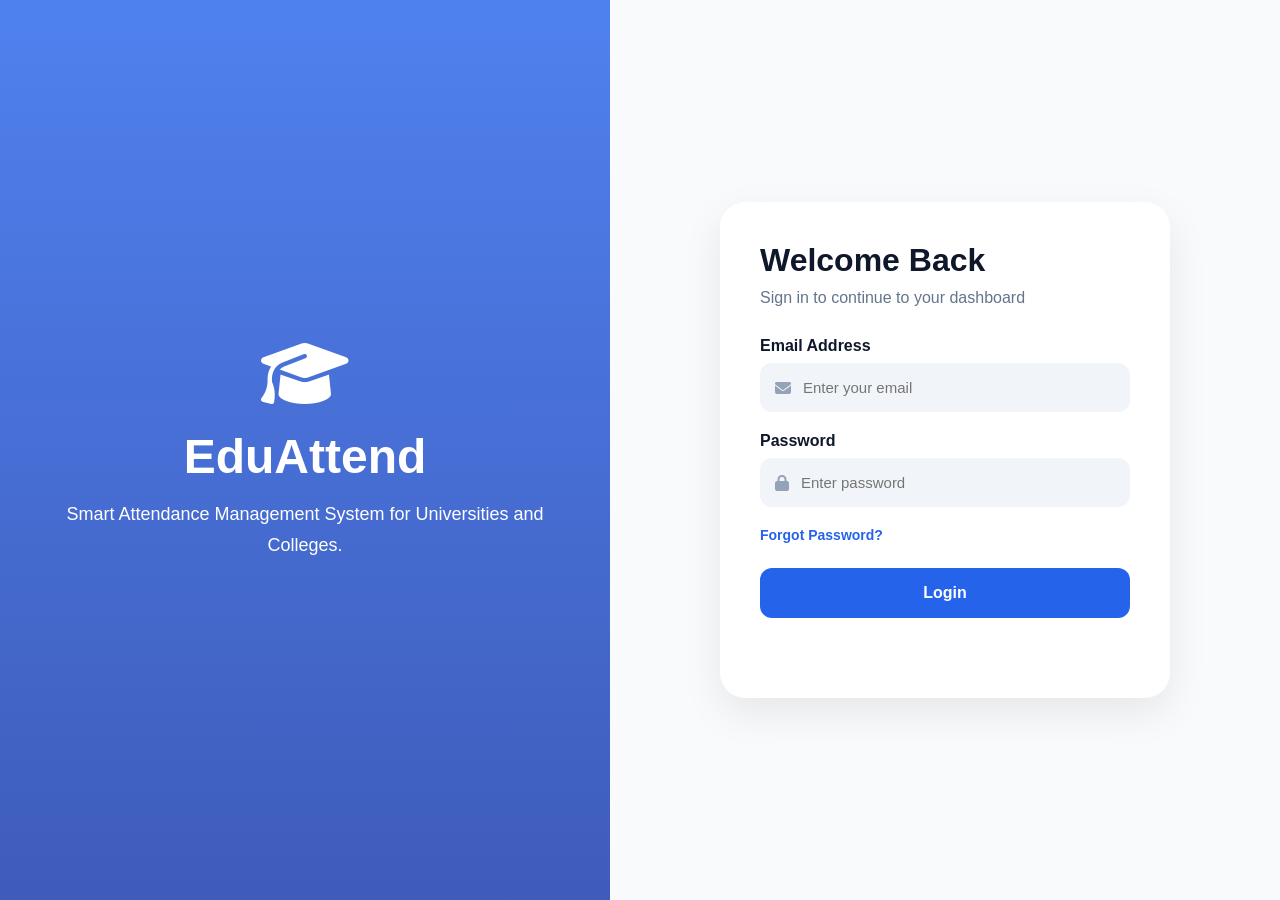
<file: login.html>
<!DOCTYPE html>
<html lang="en">
<head>
<meta charset="UTF-8">
<meta name="viewport" content="width=device-width, initial-scale=1.0">

<title>EduAttend Login</title>

<link rel="stylesheet" href="login.css">

<link rel="stylesheet"
href="https://cdnjs.cloudflare.com/ajax/libs/font-awesome/6.5.2/css/all.min.css">
</head>

<body>

<div class="container">

    <div class="left-panel">

        <div class="overlay">

            <div class="brand">

                <i class="fa-solid fa-graduation-cap"></i>

                <h1>EduAttend</h1>

                <p>
                    Smart Attendance Management System
                    for Universities and Colleges.
                </p>

            </div>

        </div>

    </div>

    <div class="right-panel">

        <div class="login-card">

            <h2>Welcome Back</h2>

            <p class="subtitle">
                Sign in to continue to your dashboard
            </p>

            <form id="login-form">

                <div class="input-group">

                    <label>Email Address</label>

                    <div class="input-box">
                        <i class="fa-solid fa-envelope"></i>
                        <input
                            type="email"
                            id="email"
                            placeholder="Enter your email"
                            required
                        >
                    </div>

                </div>

                <div class="input-group">

                    <label>Password</label>

                    <div class="input-box">
                        <i class="fa-solid fa-lock"></i>
                        <input
                        id="password"
                            type="password"
                            placeholder="Enter password"
                            required
                        >
                    </div>

                </div>

                <div class="options">

                    

                    <a href="#">Forgot Password?</a>

                </div>

                <button type="submit" class="login-btn" id="login-btn">
                    <span id="btn-text">Login</span>
                <span id="loader" class="loader"></span>
                </button>
                
                <div id="message-box" class="message-box">  </div>

            </form>

        </div>

    </div>

</div>

<script>
    function showMessage(message, type) {
    const messageBox = document.getElementById('message-box');

    messageBox.textContent = message;

    messageBox.classList.remove('success', 'error');

    messageBox.classList.add(type);
    messageBox.classList.add('show');

    setTimeout(() => {
        messageBox.classList.remove('show');
    }, 3000);
    }

    document.getElementById('login-form').addEventListener( 'submit', async function(e){
    e.preventDefault();

    const email = document.getElementById('email').value;
    const password = document.getElementById('password').value;
    const form = document.getElementById('login-form');
    
    try{
        const loginBtn = document.getElementById('login-btn');
        const loader = document.getElementById('loader');
        const btnText = document.getElementById('btn-text');

        loginBtn.disabled = true;
        loader.classList.add('show');
        btnText.textContent = 'Logging in...';
        const response = await fetch(
            'https://attendance-app-backend-wasa.onrender.com/lecturer-login/',
            {
                method: 'POST',
                headers: {
                    'Content-Type': 'application/json'
                },
                body: JSON.stringify({
                    email: email,
                    password: password
                })
            }
        );
        const data = await response.json();

        if(response.ok){
        localStorage.setItem(
            'auth_token', data.token
        );
        loginBtn.disabled = false;
        loader.classList.remove('show');
        btnText.textContent = 'Login';
        showMessage(data.message, 'success');
        setTimeout(() => {
        window.location.href = 'dashboard.html';
    }, 3000);
    form.reset();
    }  else {
        loginBtn.disabled = false;
        loader.classList.remove('show');
        btnText.textContent = 'Login';
        showMessage(data.message, 'error');
    }

}catch (error) {
    loginBtn.disabled = false;
    loader.classList.remove('show');
    btnText.textContent = 'Login';
    showMessage('server error', 'error');

console.error(error);
} 

})

</script>

</body>
</html>
</file>
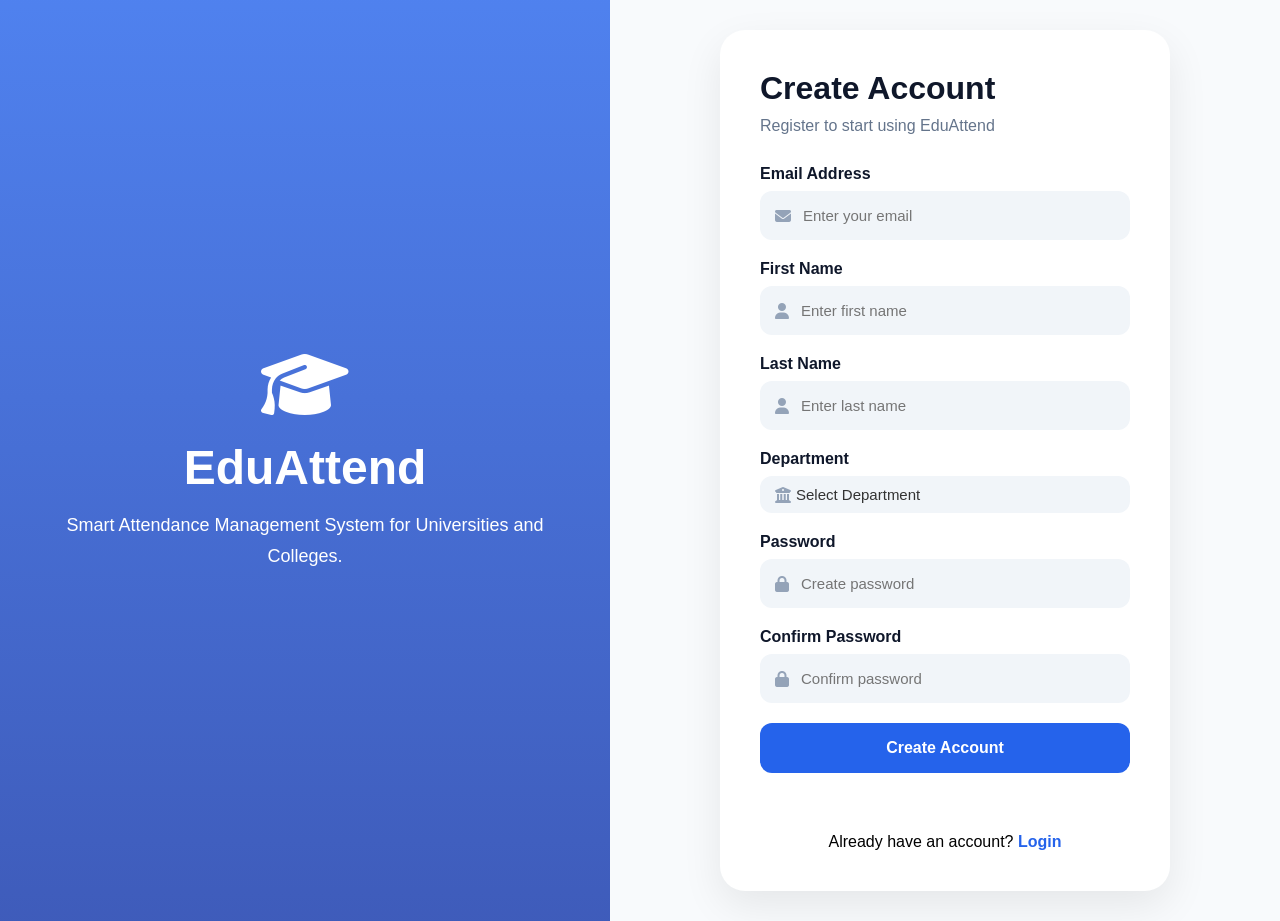
<file: signup.html>
<!DOCTYPE html>
<html lang="en">
<head>
<meta charset="UTF-8">
<meta name="viewport" content="width=device-width, initial-scale=1.0">

<title>EduAttend - Sign Up</title>

<link rel="stylesheet" href="login.css">

<link rel="stylesheet"
href="https://cdnjs.cloudflare.com/ajax/libs/font-awesome/6.5.2/css/all.min.css">
</head>

<body>

<div class="container">

    <!-- Left Panel -->
    <div class="left-panel">

        <div class="overlay">

            <div class="brand">

                <i class="fa-solid fa-graduation-cap"></i>

                <h1>EduAttend</h1>

                <p>
                    Smart Attendance Management System
                    for Universities and Colleges.
                </p>

            </div>

        </div>

    </div>

    <!-- Right Panel -->
    <div class="right-panel">

        <div class="login-card">

            <h2>Create Account</h2>

            <p class="subtitle">
                Register to start using EduAttend
            </p>

            <form id="signup-form">

                <!-- Email -->
                <div class="input-group">
                    <label>Email Address</label>

                    <div class="input-box">
                        <i class="fa-solid fa-envelope"></i>

                        <input
                            type="email"
                            id="email"
                            placeholder="Enter your email"
                            required
                        >
                    </div>
                </div>

                <!-- First Name -->
                <div class="input-group">

                    <label>First Name</label>

                    <div class="input-box">
                        <i class="fa-solid fa-user"></i>

                        <input
                            type="text"
                            id="first_name"
                            placeholder="Enter first name"
                            required
                        >
                    </div>

                </div>

                <!-- Last Name -->
                <div class="input-group">

                    <label>Last Name</label>

                    <div class="input-box">
                        <i class="fa-solid fa-user"></i>

                        <input
                            type="text"
                            id="last_name"
                            placeholder="Enter last name"
                            required
                        >
                    </div>

                </div>

                <!-- Department -->
                <div class="input-group">

                    <label>Department</label>

                    <div class="input-box">

                        <i class="fa-solid fa-building-columns"></i>

                        <select id="department" required>

                            <option value="">Select Department</option>

                            <option>Computer Science</option>
                            <option>Statistics</option>
                            <option>Mathematics</option>
                            <option>Chemistry</option>
                            <option>Physics</option>
                            <option>Geology</option>

                        </select>

                    </div>

                </div>

                <!-- Password -->
                <div class="input-group">

                    <label>Password</label>

                    <div class="input-box">

                        <i class="fa-solid fa-lock"></i>

                        <input
                            type="password"
                            id="password"
                            placeholder="Create password"
                            required
                        >

                    </div>

                </div>

                <!-- Confirm Password -->
                <div class="input-group">

                    <label>Confirm Password</label>

                    <div class="input-box">

                        <i class="fa-solid fa-lock"></i>

                        <input
                            type="password"
                            id="confirm_password"
                            placeholder="Confirm password"
                            required
                        >

                    </div>

                </div>

                <button
                    type="submit"
                    class="login-btn"
                    id="signup-btn"
                >

                    <span id="btn-text">Create Account</span>

                    <span id="loader" class="loader"></span>

                </button>

                <div id="message-box" class="message-box"></div>

            </form>

            <div style="margin-top:20px;text-align:center;">

                Already have an account?

                <a href="index.html"
                style="color:#2563EB;font-weight:bold;text-decoration:none;">
                    Login
                </a>

            </div>

        </div>

    </div>

</div>

<script>

function showMessage(message, type){

    const messageBox = document.getElementById('message-box');

    messageBox.textContent = message;

    messageBox.classList.remove('success','error');

    messageBox.classList.add(type);

    messageBox.classList.add('show');

    setTimeout(()=>{
        messageBox.classList.remove('show');
    },3000);

}

document.getElementById('signup-form').addEventListener('submit', async function(e){

    e.preventDefault();

    const email = document.getElementById('email').value;

    const first_name = document.getElementById('first_name').value;

    const last_name = document.getElementById('last_name').value;

    const department = document.getElementById('department').value;

    const password = document.getElementById('password').value;

    const confirm_password = document.getElementById('confirm_password').value;

    if(password !== confirm_password){

        showMessage('Passwords do not match','error');

        return;

    }

    const btn = document.getElementById('signup-btn');

    const loader = document.getElementById('loader');

    const text = document.getElementById('btn-text');

    btn.disabled = true;

    loader.classList.add('show');

    text.textContent = "Creating Account...";

    try{

        const response = await fetch(
            "https://attendance-app-backend-production.up.railway.app/lecturer-signup/",
            {
                method:'POST',
                headers:{
                    "Content-Type":"application/json"
                },
                body:JSON.stringify({
                    email,
                    first_name,
                    last_name,
                    department,
                    password
                })
            }
        );

        const data = await response.json();

        btn.disabled = false;

        loader.classList.remove('show');

        text.textContent = "Create Account";

        if(response.ok){

            showMessage(data.message || "Registration successful","success");

            document.getElementById('signup-form').reset();

            setTimeout(()=>{
                window.location.href="index.html";
            },2000);

        }else{

            showMessage(data.message || "Registration failed","error");

        }

    }catch(error){

        btn.disabled = false;

        loader.classList.remove('show');

        text.textContent = "Create Account";

        showMessage("Server error","error");

        console.error(error);

    }

});

</script>

</body>
</html>
</file>
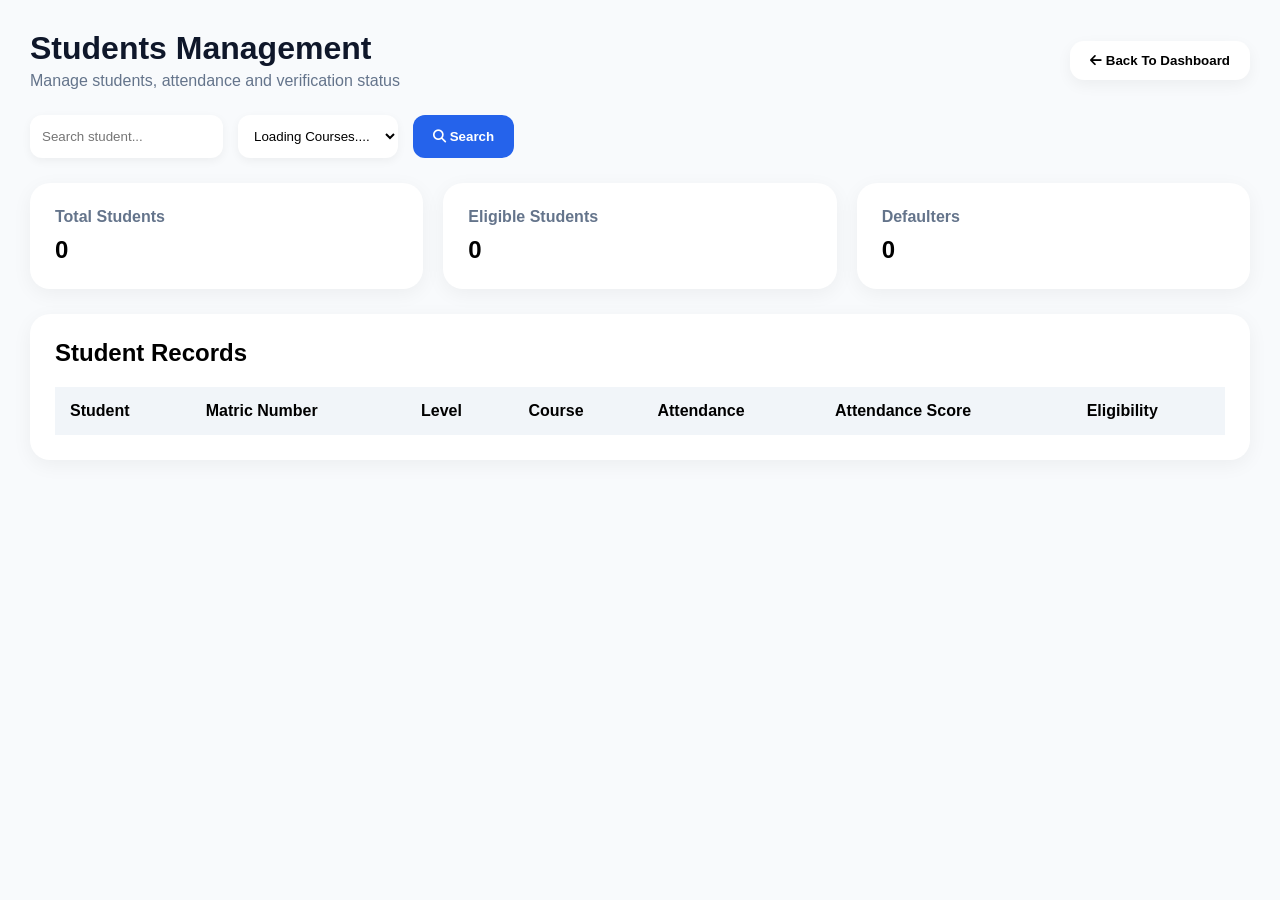
<file: students.html>
<!DOCTYPE html>
<html lang="en">
<head>
<meta charset="UTF-8">
<meta name="viewport" content="width=device-width, initial-scale=1.0">

<title>Students Management</title>

<link rel="stylesheet"
href="https://cdnjs.cloudflare.com/ajax/libs/font-awesome/6.5.2/css/all.min.css">

<style>

:root{
--primary:#2563eb;
--success:#10b981;
--danger:#ef4444;
--warning:#f59e0b;
--dark:#0f172a;
--bg:#f8fafc;
--text:#64748b;
}

*{
margin:0;
padding:0;
box-sizing:border-box;
font-family:Inter,Segoe UI,sans-serif;
}

body{
background:var(--bg);
padding:30px;
}

.back-btn{
    background:white;
    border:none;
    padding:12px 20px;
    border-radius:14px;
    cursor:pointer;
    font-weight:600;
    box-shadow:0 5px 15px rgba(0,0,0,.05);
}

.back-btn:hover{
    transform:translateY(-2px);
}

.message-box{
    background-color: rgb(250, 61, 61); 
    height: 30px;
    margin-block-start: 10px;
    text-align: center; 
    padding-top: 3px; 
    border-radius: 5px; 
    color: white;
    opacity: 0;
    visibility: visible;
    transform: translateY(-20px);
    transition: all .3s ease;
    padding: 5px;
}


.message-box.show{
    opacity: 1;
    visibility: visible;
    transform: translateY(0);
}

.message-box.success{
    background: #16a34a;
}

.message-box.error{
    background: #dc2626;
}

.header{
display:flex;
justify-content:space-between;
align-items:center;
margin-bottom:25px;
flex-wrap:wrap;
gap:15px;
}

.header h1{
color:var(--dark);
}

.header p{
color:var(--text);
margin-top:5px;
}

.add-btn{
background:var(--primary);
color:white;
border:none;
padding:14px 20px;
border-radius:12px;
cursor:pointer;
font-weight:600;
}

.filters{
display:flex;
gap:15px;
margin-bottom:25px;
flex-wrap:wrap;
}

.filters input,
.filters select{
padding:12px;
border:none;
border-radius:12px;
background:white;
box-shadow:0 3px 10px rgba(0,0,0,.05);
}

.stats{
display:grid;
grid-template-columns:repeat(auto-fit,minmax(220px,1fr));
gap:20px;
margin-bottom:25px;
}

.stat-card{
background:white;
padding:25px;
border-radius:20px;
box-shadow:0 5px 20px rgba(0,0,0,.05);
}

.stat-card h4{
color:var(--text);
margin-bottom:10px;
}

.students-card{
background:white;
padding:25px;
border-radius:20px;
box-shadow:0 5px 20px rgba(0,0,0,.05);
overflow:auto;
}

.table-header{
display:flex;
justify-content:space-between;
align-items:center;
margin-bottom:20px;
}

.export-btn{
background:#10b981;
color:white;
border:none;
padding:12px 18px;
border-radius:10px;
cursor:pointer;
}

table{
width:100%;
border-collapse:collapse;
min-width:1100px;
}

th{
background:#f1f5f9;
padding:15px;
text-align:left;
}

td{
padding:15px;
border-bottom:1px solid #e2e8f0;
}

.student{
display:flex;
align-items:center;
gap:10px;
}

.student img{
width:45px;
height:45px;
border-radius:50%;
}

.badge{
padding:6px 12px;
border-radius:20px;
font-size:12px;
font-weight:600;
}

.present{
background:#dcfce7;
color:#15803d;
}

.warning{
background:#fef3c7;
color:#b45309;
}

.danger{
background:#fee2e2;
color:#b91c1c;
}

.verified{
background:#dbeafe;
color:#1d4ed8;
}

.actions{
display:flex;
gap:8px;
}

.icon-btn{
width:35px;
height:35px;
border:none;
border-radius:8px;
cursor:pointer;
}

.view{
background:#dbeafe;
color:#2563eb;
}

.edit{
background:#fef3c7;
color:#b45309;
}

.delete{
background:#fee2e2;
color:#ef4444;
}

.progress-bar{
height:8px;
background:#e2e8f0;
border-radius:10px;
overflow:hidden;
margin-top:5px;
}

.progress{
height:100%;
background:#10b981;
}

@media(max-width:768px){

body{
padding:15px;
}

}

</style>
</head>
<body>

<!-- HEADER -->

<div class="header">

<div>
    
<h1>Students Management</h1>
<p>Manage students, attendance and verification status</p>
</div>


<button class="back-btn" id="back-btn">
    <i class="fa-solid fa-arrow-left"></i>
    Back To Dashboard
</button>

<!-- <button class="export-btn" id="add-student-btn">
    <i class="fa-solid fa-add"></i>
     Add Student
    </button> -->
</div>

<!-- FILTERS -->

<div class="filters">
<input type="text" placeholder="Search student..." id="search">



<select id="select-course">
<!-- <option>All Courses</option>
<option>CSC101</option>
<option>CSC301</option>
<option>CSC401</option> -->
</select>

<button class="add-btn" id="search-btn">
    <i class="fa-solid fa-search"></i>
     Search
    </button>
    <p id="message-box" class="message-box"></p>
</div>

<!-- STATISTICS -->

<div class="stats">

<div class="stat-card">
<h4>Total Students</h4>
<h2 id="total-students">0</h2>
</div>


<div class="stat-card">
<h4>Eligible Students</h4>
<h2 id="eligible-students">0</h2>
</div>

<div class="stat-card">
<h4>Defaulters</h4>
<h2 id="defaulters">0</h2>
</div>

</div>

<!-- STUDENTS TABLE -->

<div class="students-card">

<div class="table-header">

<h2>Student Records</h2>

<!-- <button class="export-btn" id="export-btn">
<i class="fa-solid fa-download"></i>
 Export Excel
</button> -->

</div>

<div id="table-wrapper">

<table>

<thead>

<tr>
<th>Student</th>
<th>Matric Number</th>
<th>Level</th>
<th>Course</th>
<th>Attendance</th>
<th>Attendance Score</th>
<th>Eligibility</th>
<!-- <th>Actions</th> -->
</tr>

</thead>

<tbody id="student-table-body">

<!-- <tr>

<td>
<div class="student">
<img src="https://i.pravatar.cc/100?img=1">
<div>
<strong>John Smith</strong>
<br>
<small>john@example.com</small>
</div>
</div>
</td>

<td>CSC/2023/101</td>
<td>100 Level</td>
<td>CSC101</td>

<td>
92%
<div class="progress-bar">
<div class="progress" style="width:92%"></div>
</div>
</td>

<td>
5
</td>

<td>
<span class="badge present" >
Not Eligible
</span>
</td> -->

<!-- <td>
<div class="actions">
<button class="icon-btn view">
<i class="fa-solid fa-eye"></i>
</button>
<button class="icon-btn edit">
<i class="fa-solid fa-pen"></i>
</button>
</div>
</td> -->

</tr>



</tbody>

</table>

</div>
</div>

<script>
   document.addEventListener(
    'DOMContentLoaded',
    getListOfCourses
);
   
   async function getListOfCourses(){

try{
    select_course = document.getElementById('select-course')
    token = localStorage.getItem('auth_token');
    select_course.innerHTML = '<option> Loading Courses.... </option>';

const response = await fetch(
        `https://attendance-app-backend-production.up.railway.app/course/course-list/`,
        {
            headers: {
                'Authorization': `Token ${token}`,
            }
        }
);
const data = await response.json();
if(response.status == 200){
    select_course.innerHTML = '<option> All Courses </option>';
    data.forEach(element => {
    
        select_course.innerHTML += `
        <option> ${element.course_code} </option>
        `;
    });
}
} catch(e){
console.log(e)
}

}

</script>

<script>
    back_button = document.getElementById('back-btn');

     back_button.addEventListener(
        'click',
    () => { window.location.href = 'dashboard.html'}
    )


</script>

<script>
    back_button = document.getElementById('add-student-btn');

     back_button.addEventListener(
        'click',
    () => { window.location.href = 'add_student.html'}
    )


</script>


<script>

    document.addEventListener(
        'DOMContentLoaded',
        GetStudentDetails
    )

    async function GetStudentDetails(){
        // document.getElementById('export-btn').disabled = true;
        try{
        const token = localStorage.getItem('auth_token');
        const course_code = localStorage.getItem('course_code');
        courses_table = document.getElementById('student-table-body');
        table_wrapper = document.getElementById('table-wrapper');
        number_of_students = document.getElementById('total-students');
        eligible_students = document.getElementById('eligible-students');
        defaulters = document.getElementById('defaulters');
        console.log('course code: ', course_code)

        if(course_code){
            courses_table.innerHTML = `<p style='text-align:center'>Fetching student details.....</p>`
            const response = await fetch(
                `https://attendance-app-backend-production.up.railway.app/student-page/?course_code=${course_code}`,
                {
                    headers: {
                        'Authorization': `Token ${token}`,
                    }
                }
        );
        const data = await response.json();
        const students = data.data
        console.log(data)
        if(response.status == 200){
            // document.getElementById('export-btn').disabled = false;
            courses_table.innerHTML = '';
            defaulters.innerHTML = data.num_of_defaulter;
            number_of_students.innerHTML = data.total_students;
            eligible_students.innerHTML =  data.num_of_eligible;
            students.forEach(element => {
                courses_table.innerHTML += `
                <tr>

                    <td>
                    <div class="student">
                     
                    <div>
                    <strong>${element.first_name} ${element.last_name}</strong>
                    <br>
                    <small>${element.email}</small>
                    </div>
                    </div>
                    </td>

                    <td>${element.matric_number}</td>
                    <td>${element.level} </td>
                    <td>${element.course_code}</td>

                    <td>
                    ${element.attendance_percentage}%
                    <div class="progress-bar">
                        <div class="progress" style="width:${element.attendance_percentage}%; background:${ element.attendance_percentage > 70 ? 'green' : element.attendance_percentage > 50 ? 'orange' : element.attendance_percentage > 39 ? 'lightcoral' : 'red'}"></div>
                    </div>
                    </td>

                    <td>
                        ${element.attendance_score}
                    </td>

                    <td>
                    <span class="badge present" style="background-color: ${element.eligible_for_exam ? '#dcfce7;' : ' rgb(251, 94, 94)'}; color: ${element.eligible_for_exam ? '#15803d' : 'white'}">
                    ${element.eligible_for_exam ? 'Eligible' : 'Not Eligible'}
                    </span>
                    </td>

                    

                    </tr>
                `
            });

        }else if(response.status == 404){
            defaulters.innerHTML = 0;
            number_of_students.innerHTML = 0;
            eligible_students.innerHTML = 0;
            // document.getElementById('export-btn').disabled = true;
            table_wrapper.innerHTML = '';
            table_wrapper.innerHTML = `<p style="text-align:center; font-weight: bold;"> No student Record(s) Found for ${course_code} </p>`;
            
            
        } else{
            table_wrapper.innerHTML = '';
            table_wrapper.innerHTML = `<p style="text-align:center; font-weight: bold;"> ${students} </p>`;
        }
        localStorage.removeItem('course_code');

        } 
        
        
        // else{
        //     
        }

     catch(e){
        console.log(e);
    }
    }
</script>


<script>
    search_btn = document.getElementById('search-btn');
    search_btn.addEventListener(
        'click',
        searchStudentDetails
    )

    async function searchStudentDetails(){
        try{
        token = localStorage.getItem('auth_token');

        search_field = document.getElementById('search').value;
        course = document.getElementById('select-course').value;
        courses_table = document.getElementById('student-table-body');
        if(search_field == ''){
            showMessage('Input a name to search', 'error')
            return
        }
        search_btn.innerHTML = `<i class="fa-solid fa-search"></i>
                                                Searching...... `;
        const response = await fetch(
                `https://attendance-app-backend-production.up.railway.app/student-page/?course_code=${course}&search=${search_field}`,
                {
                    headers: {
                        'Authorization': `Token ${token}`,
                    }
                }
        );
        const data = await response.json();
        const students = data.data
        
        if(response.status == 200){
            courses_table.innerHTML = '';
            defaulters.innerHTML = data.num_of_defaulter;
            number_of_students.innerHTML = data.total_students;
            eligible_students.innerHTML = data.num_of_eligible ;
            students.forEach(element => {
                courses_table.innerHTML += `
                <tr>

                    <td>
                    <div class="student">
                    
                    <div>
                    <strong>${element.first_name} ${element.last_name}</strong>
                    <br>
                    <small>${element.email}</small>
                    </div>
                    </div>
                    </td>

                    <td>${element.matric_number}</td>
                    <td>${element.level} </td>
                    <td>${element.course_code}</td>

                    <td>
                    ${element.attendance_percentage}%
                    <div class="progress-bar">
                        <div class="progress" style="width:${element.attendance_percentage}%; background:${ element.attendance_percentage > 70 ? 'green' : element.attendance_percentage > 50 ? 'orange' : element.attendance_percentage > 39 ? 'lightcoral' : 'red'}"></div>
                    </div>
                    </td>

                    <td>
                        ${element.attendance_score}
                    </td>

                    <td>
                    <span class="badge present" style="background-color: ${element.eligible_for_exam ? '#dcfce7;' : ' rgb(251, 94, 94)'}; color: ${element.eligible_for_exam ? '#15803d' : 'white'}">
                    ${element.eligible_for_exam ? 'Eligible' : 'Not Eligible'}
                    </span>
                    </td>

                    

                    </tr>
                `
            });

            search_btn.innerHTML = `<i class="fa-solid fa-search"></i>
                                                Search `;

        }else if(response.status == 404){
            defaulters.innerHTML = 0;
            number_of_students.innerHTML = 0;
            eligible_students.innerHTML = 0;

            table_wrapper.innerHTML = '';
            table_wrapper.innerHTML = `<p style="text-align:center; font-weight: bold;"> No Record(s) Found </p>`;
            search_btn.innerHTML = `<i class="fa-solid fa-search"></i>
                                                Search`;
            
        } else{
            table_wrapper.innerHTML = '';
            table_wrapper.innerHTML = `<p style="text-align:center; font-weight: bold;"> ${students} </p>`;
            search_btn.innerHTML = `<i class="fa-solid fa-search"></i>
                                                Search`;
        }
    } catch(e){
        console.log(e);
    }

    }


    function showMessage(message, type) {
    const messageBox = document.getElementById('message-box');

    messageBox.textContent = message;

    messageBox.classList.remove('success', 'error');

    messageBox.classList.add(type);
    messageBox.classList.add('show');

    setTimeout(() => {
        messageBox.classList.remove('show');
    }, 3000);
    }
</script>

</body>
</html>
</file>
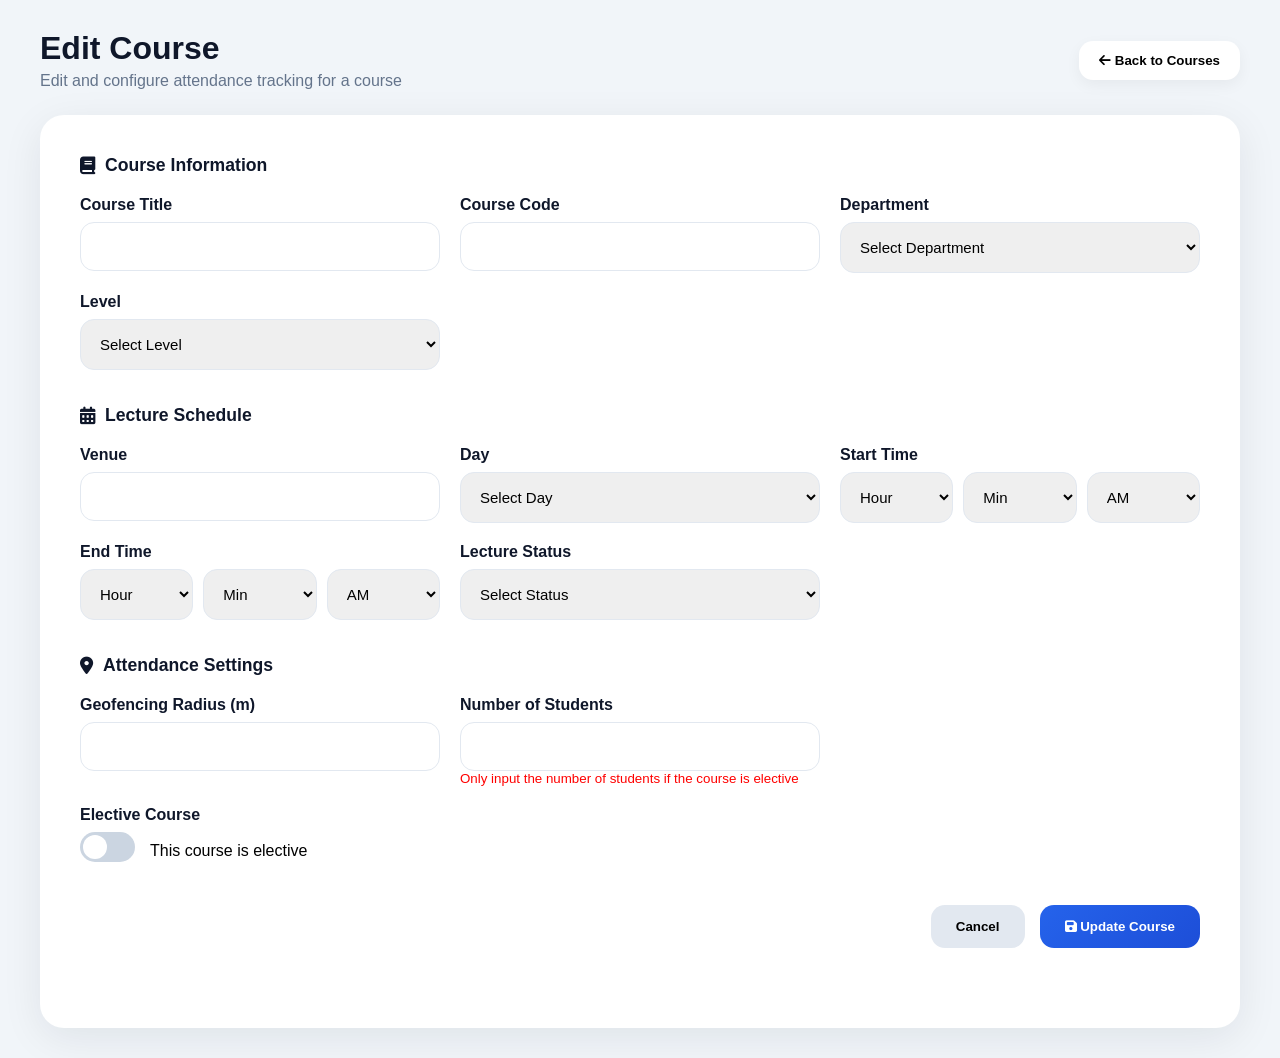
<file: update_course.html>
<!DOCTYPE html>
<html lang="en">
<head>
<meta charset="UTF-8">
<meta name="viewport" content="width=device-width, initial-scale=1.0">

<title>Add New Course</title>

<link rel="stylesheet"
href="https://cdnjs.cloudflare.com/ajax/libs/font-awesome/6.5.2/css/all.min.css">

<style>

:root{
    --primary:#2563eb;
    --primary-dark:#1d4ed8;
    --success:#10b981;
    --danger:#ef4444;
    --dark:#0f172a;
    --text:#64748b;
    --bg:#f1f5f9;
    --card:#ffffff;
    --border:#e2e8f0;
}

*{
    margin:0;
    padding:0;
    box-sizing:border-box;
    font-family:Inter,Segoe UI,sans-serif;
}

body{
    background:var(--bg);
    min-height:100vh;
    padding:30px;
}

.page-header{
    max-width:1200px;
    margin:auto auto 25px;
    display:flex;
    justify-content:space-between;
    align-items:center;
    flex-wrap:wrap;
    gap:20px;
}

.page-header h1{
    color:var(--dark);
    font-size:2rem;
    margin-bottom:5px;
}

.page-header p{
    color:var(--text);
}

.message-box{
    background-color: rgb(250, 61, 61); 
    height: 30px;
    margin-block-start: 10px;
    text-align: center; 
    padding-top: 3px; 
    border-radius: 5px; 
    color: white;
    opacity: 0;
    visibility: visible;
    transform: translateY(-20px);
    transition: all .3s ease;
}


.message-box.show{
    opacity: 1;
    visibility: visible;
    transform: translateY(0);
}

.message-box.success{
    background: #16a34a;
}

.message-box.error{
    background: #dc2626;
}

.back-btn{
    background:white;
    border:none;
    padding:12px 20px;
    border-radius:14px;
    cursor:pointer;
    font-weight:600;
    box-shadow:0 5px 15px rgba(0,0,0,.05);
}

.back-btn:hover{
    transform:translateY(-2px);
}

.form-card{
    max-width:1200px;
    margin:auto;
    background:white;
    border-radius:24px;
    padding:40px;
    box-shadow:
    0 10px 40px rgba(15,23,42,.08);
}

.preview-card{
    background:
    linear-gradient(
        135deg,
        var(--primary),
        var(--primary-dark)
    );

    color:white;
    padding:25px;
    border-radius:20px;
    margin-bottom:30px;
}

.preview-card h3{
    margin-bottom:15px;
}

.preview-item{
    margin-bottom:10px;
}

.preview-item span{
    opacity:.8;
    display:block;
    font-size:.9rem;
}

.time-group{
    display:grid;
    grid-template-columns:1fr 1fr 1fr;
    gap:10px;
}

.section-title{
    font-size:1.1rem;
    font-weight:700;
    color:var(--dark);
    margin-bottom:20px;
    display:flex;
    align-items:center;
    gap:10px;
}

.section{
    margin-bottom:35px;
}

.form-grid{
    display:grid;
    grid-template-columns:
    repeat(auto-fit,minmax(280px,1fr));
    gap:20px;
}

.form-group{
    display:flex;
    flex-direction:column;
}

.form-group label{
    margin-bottom:8px;
    font-weight:600;
    color:var(--dark);
}

.form-group input,
.form-group select{
    width:100%;
    padding:15px;
    border:1px solid var(--border);
    border-radius:14px;
    outline:none;
    transition:.3s;
    font-size:15px;
}

.form-group input:focus,
.form-group select:focus{
    border-color:var(--primary);
    box-shadow:
    0 0 0 4px rgba(37,99,235,.1);
}

.full-width{
    grid-column:1/-1;
}

.switch-container{
    display:flex;
    align-items:center;
    gap:15px;
}

.switch{
    position:relative;
    width:55px;
    height:30px;
}

.switch input{
    display:none;
}

.slider{
    position:absolute;
    inset:0;
    background:#cbd5e1;
    border-radius:30px;
    cursor:pointer;
    transition:.3s;
}

.slider::before{
    content:'';
    width:24px;
    height:24px;
    position:absolute;
    left:3px;
    top:3px;
    background:white;
    border-radius:50%;
    transition:.3s;
}

.switch input:checked + .slider{
    background:var(--success);
}

.switch input:checked + .slider::before{
    transform:translateX(25px);
}

.submit-section{
    display:flex;
    justify-content:flex-end;
    gap:15px;
    margin-top:20px;
}

.cancel-btn{
    padding:14px 25px;
    border:none;
    border-radius:14px;
    background:#e2e8f0;
    font-weight:600;
    cursor:pointer;
}

.save-btn{
    padding:14px 25px;
    border:none;
    border-radius:14px;
    background:
    linear-gradient(
        135deg,
        var(--primary),
        var(--primary-dark)
    );

    color:white;
    font-weight:600;
    cursor:pointer;
    transition:.3s;
}

.save-btn:hover{
    transform:translateY(-2px);
    box-shadow:
    0 10px 25px rgba(37,99,235,.25);
}

@media(max-width:768px){

    body{
        padding:15px;
    }

    .form-card{
        padding:20px;
    }

    .submit-section{
        flex-direction:column;
    }

    .submit-section button{
        width:100%;
    }

}

</style>
</head>

<body>

<div class="page-header">

    <div>
        <h1>Edit Course</h1>
        <p>Edit and configure attendance tracking for a course</p>
    </div>

    <button class="back-btn" id="back-btn">
        <i class="fa-solid fa-arrow-left"></i>
        Back to Courses
    </button>

</div>

<div class="form-card" id="form-card">
    
    <!-- <div class="preview-card">

        <h3>Course Preview</h3>

        <div class="preview-item">
            <span>Course Code</span>
            <strong id="preview-code">---</strong>
        </div>

        <div class="preview-item">
            <span>Course Title</span>
            <strong id="preview-title">---</strong>
        </div>

    </div> -->

    <form id="add-course-form">

        <div class="section">

            <div class="section-title">
                <i class="fa-solid fa-book"></i>
                Course Information
            </div>

            <div class="form-grid">

                <div class="form-group">
                    <label>Course Title</label>
                    <input type="text"
                    id="course_title"
                    placeholder="">
                </div>

                <div class="form-group">
                    <label>Course Code</label>
                    <input type="text" spellcheck="false"
                    id="course_code"
                    placeholder="">
                </div>

                <div class="form-group">
                    <label>Department</label>
                    <select id="department" required>
                        <option>Select Department</option>
                        <option>Computer Science</option>
                        <option>Statistics</option>
                        <option>Mathematics</option>
                        <option>Physics</option>
                        <option>Chemistry</option>
                        <option>Geology</option>
                    </select>
                </div>

                <div class="form-group">
                    <label>Level</label>
                    <select id="level">
                        <option>Select Level</option>
                        <option>100 Level</option>
                        <option>200 Level</option>
                        <option>300 Level</option>
                        <option>400 Level</option>
                        <option>500 Level</option>
                    </select>
                </div>

            </div>

        </div>

        <div class="section">

            <div class="section-title">
                <i class="fa-solid fa-calendar-days"></i>
                Lecture Schedule
            </div>

            <div class="form-grid">

                <div class="form-group">
                    <label>Venue</label>
                    <input type="text" id="course_venue"
                    placeholder="">
                </div>

                <div class="form-group">
                    <label>Day</label>
                    <select id="day">
                        <option>Select Day</option>
                        <option>Monday</option>
                        <option>Tuesday</option>
                        <option>Wednesday</option>
                        <option>Thursday</option>
                        <option>Friday</option>
                        <option>Saturday</option>
                    </select>
                </div>

                <div class="form-group">
                    <label>Start Time</label>
                
                    <div class="time-group">
                
                        <select id="start_hour">
                            <option value="">Hour</option>
                            <option>01</option>
                            <option>02</option>
                            <option>03</option>
                            <option>04</option>
                            <option>05</option>
                            <option>06</option>
                            <option>07</option>
                            <option>08</option>
                            <option>09</option>
                            <option>10</option>
                            <option>11</option>
                            <option>12</option>
                        </select>
                
                        <select id="start_minute">
                            <option value="">Min</option>
                            <option>00</option>
                            <option>15</option>
                            <option>30</option>
                            <option>45</option>
                        </select>
                
                        <select id="start_period">
                            <option>AM</option>
                            <option>PM</option>
                        </select>
                
                    </div>
                
                </div>

                <div class="form-group">
                    <label>End Time</label>
                
                    <div class="time-group">
                
                        <select id="end_hour">
                            <option value="">Hour</option>
                            <option>01</option>
                            <option>02</option>
                            <option>03</option>
                            <option>04</option>
                            <option>05</option>
                            <option>06</option>
                            <option>07</option>
                            <option>08</option>
                            <option>09</option>
                            <option>10</option>
                            <option>11</option>
                            <option>12</option>
                        </select>
                
                        <select id="end_minute">
                            <option value="">Min</option>
                            <option>00</option>
                            <option>15</option>
                            <option>30</option>
                            <option>45</option>
                        </select>
                
                        <select id="end_period">
                            <option>AM</option>
                            <option>PM</option>
                        </select>
                
                    </div>
                
                </div>

                <div class="form-group">
                    <label>Lecture Status</label>
                    <select id="lecture-status">
                        <option>Select Status</option>
                        <option>Upcoming</option>
                        <option>In Progress</option>
                        <option>Ended</option>
                        
                    </select>
                </div>

            </div>

        </div>

        <div class="section">

            <div class="section-title">
                <i class="fa-solid fa-location-dot"></i>
                Attendance Settings
            </div>

            <div class="form-grid">

                <div class="form-group">
                    <label>Geofencing Radius (m)</label>
                    <input type="number" id="geofencing"
                    placeholder="">
                </div>

                <div class="form-group">
                    <label>Number of Students</label>
                    <input type="number" id="number_of_students" 
                    placeholder="">
                    <small style="color: red;">Only input the number of students if the course is elective</small>
                </div>

                <div class="form-group full-width">

                    <label>Elective Course</label>

                    <div class="switch-container">

                        <label class="switch">
                            <input type="checkbox"
                            id="is_elective">
                            <span class="slider"></span>
                        </label>

                        <span>This course is elective</span>

                    </div>

                </div>

            </div>

        </div>

        <div class="submit-section">

            <button
            type="reset"
            class="cancel-btn">
            Cancel
            </button>

            <button
            type="submit"
            class="save-btn" id="submit-btn">
            <i class="fa-solid fa-floppy-disk"></i>
            Update Course
            </button>
        </div>

    </form>
    <div id="message-box" class="message-box">  </div>
</div>


<script>
    document.addEventListener(
        'DOMContentLoaded',
        getCourseDetails
    )
    
    async function getCourseDetails(){
        try{
            course_id = localStorage.getItem('course_id');
            token = localStorage.getItem('auth_token');
            
            const response = await fetch(
                `https://attendance-app-backend-production.up.railway.app/course/course-details/?course_id=${course_id}`,
                {
                    headers: {
                        'Authorization': `Token ${token}`,
                    }
                }
            );
        
            const data = await response.json();
            if(response.status == 200){
                document.getElementById('course_title').value = data.course_title;

                document.getElementById('course_code').value = data.course_code;

                document.getElementById('course_venue').value = data.course_location;

                document.getElementById('level').value = data.level;

                document.getElementById('day').value = data.day;

                document.getElementById('department').value = data.department;

                document.getElementById('geofencing').value = data.geofencing;

                document.getElementById('number_of_students').value = data.number_of_students;

                document.getElementById('is_elective').checked = data.is_elective;

                document.getElementById('lecture-status').value = data.schedule_status;  

                start_time = formatTime(data.start_time);

                endTime = formatTime(data.end_time);
            
                const[time, period] = start_time.split(' ');
                const[hour, minute] = time.split(':');

                const[end_time, end_period] = endTime.split(' ');
                const[end_hour, end_minute] = end_time.split(':');

                document.getElementById('start_hour').value = hour
                document.getElementById('start_minute').value = minute
                document.getElementById('start_period').value = period

                document.getElementById('end_hour').value = end_hour
                document.getElementById('end_minute').value = end_minute
                document.getElementById('end_period').value = end_period

            }
        } catch(e){
            console.log(e)
        }
    }


function formatTime(timeString){

const [hours, minutes] =
timeString.split(':');

let hour = parseInt(hours);
let period = 'AM';

if(hour >= 12){
period = 'PM';
}

if(hour === 0){
hour = 12;
} else if(hour > 12){
hour -= 12;
} 

if(hour < 10){
hour = `0${hour}`;
}

return `${hour}:${minutes} ${period}`;
}
</script>

<script>

back_button = document.getElementById('back-btn');

back_button.addEventListener(
    'click',
   () => { window.location.href = 'courses.html'}
)

const titleInput =
document.getElementById('course_title');

const codeInput =
document.getElementById('course_code');

titleInput.addEventListener('input',()=>{

document.getElementById(
'preview-title'
).textContent =
titleInput.value || '---';

});

codeInput.addEventListener('input',()=>{

document.getElementById(
'preview-code'
).textContent =
codeInput.value || '---';

});

</script>

<script>

submit_button = document.getElementById('add-course-form');
    submit_button.addEventListener(
        'submit',
            
    async function postCourseSchedule(e){
    e.preventDefault();
    const startTime = convertTo24Hour(
    document.getElementById('start_hour').value,
    document.getElementById('start_minute').value,
    document.getElementById('start_period').value
    );


    const endTime = convertTo24Hour(
        document.getElementById('end_hour').value,
        document.getElementById('end_minute').value,
        document.getElementById('end_period').value
    );
    try{
    document.getElementById('submit-btn').innerHTML = 'Updating.....'
    document.getElementById('submit-btn').disabled = true;
    course_id = localStorage.getItem('course_id');

    course_title = document.getElementById('course_title').value;

    course_code = document.getElementById('course_code').value;

    course_venue = document.getElementById('course_venue').value;

    level = document.getElementById('level').value;

    day = document.getElementById('day').value;

    department = document.getElementById('department').value;

    start_time = startTime;

    end_time = endTime;

    geofencing = document.getElementById('geofencing').value;

    lecture_status = document.getElementById('lecture-status').value

    number_of_students = document.getElementById('number_of_students').value;

    is_elective = document.getElementById('is_elective').checked;

    token = localStorage.getItem('auth_token');

    const response = await fetch(
    'https://attendance-app-backend-production.up.railway.app/course/course-management/',
            {
                method: 'PATCH',
                headers: {
                    'Authorization': `Token ${token}`,
                    'Content-Type': 'application/json'
                },
                body: JSON.stringify({
                    course_id: course_id,
                    course_title : course_title,
                    course_code : course_code,
                    course_location : course_venue,
                    schedule_status: lecture_status,
                    level : level,
                    day :day,
                    start_time :start_time,
                    end_time : end_time,
                    is_elective : is_elective,
                    department : department,
                    geo_fencing : geofencing,
                    number_of_students : number_of_students
                })
            } 
    );

    const data = await response.json();
    console.log(data)
    if(response.status == 200){
        document.getElementById('submit-btn').innerHTML = 'Update'
        document.getElementById('submit-btn').disabled = false;
        showMessage(data.message, 'success')
        setTimeout(()=>{
            window.location.href = 'courses.html'
        }, 2000)
        
    } else{
        document.getElementById('submit-btn').innerHTML = 'Update'
        document.getElementById('submit-btn').disabled = false;
       showMessage(data.message, 'error')
    }
} catch(e){
    document.getElementById('submit-btn').innerHTML = 'Update'
    document.getElementById('submit-btn').disabled = false;
    console.log(e)
}
}

    )


function showMessage(message, type) {
const messageBox = document.getElementById('message-box');

messageBox.textContent = message;

messageBox.classList.remove('success', 'error');

messageBox.classList.add(type);
messageBox.classList.add('show');

setTimeout(() => {
    messageBox.classList.remove('show');
}, 3000);
}


function convertTo24Hour(hour, minute, period){

let h = parseInt(hour);

if(period === 'PM' && h !== 12){
    h += 12;
}

if(period === 'AM' && h === 12){
    h = 0;
}

return `${String(h).padStart(2,'0')}:${minute}:00`;
}
</script>

</body>
</html>
</file>
<file: login.css>
:root{
    --primary:#2563eb;
    --primary-dark:#1d4ed8;
    --dark:#0f172a;
    --text:#64748b;
    --bg:#f8fafc;
    --white:#ffffff;
}

*{
    margin:0;
    padding:0;
    box-sizing:border-box;
    font-family:Inter,Segoe UI,sans-serif;
}

body{
    background:var(--bg);
}

.container{
    min-height:100vh;
    display:flex;
}

/* LEFT SIDE */

.left-panel{
    flex:1;
    background:
    linear-gradient(
    rgba(37,99,235,.8),
    rgba(30,64,175,.85)),
    url("https://images.unsplash.com/photo-1523050854058-8df90110c9f1?w=1500");
    background-size:cover;
    background-position:center;
    position:relative;
}

.overlay{
    width:100%;
    height:100%;
    display:flex;
    justify-content:center;
    align-items:center;
    padding:40px;
}

.brand{
    color:white;
    text-align:center;
    max-width:500px;
}

.visible{
    visibility: visible;
}

.loader{
    width:16px;
    height:16px;
    border:3px solid rgba(255,255,255,.3);
    border-top:3px solid white;
    border-radius:50%;
    animation:spin 1s linear infinite;
    display:none;
}

.input-box select{
    width:100%;
    border:none;
    outline:none;
    background:transparent;
    font-size:15px;
    padding:10px 5px;
    color:#333;
    appearance:none;
}

.input-box select option{
    color:#333;
}

.loader.show{
    display:block;
}

@keyframes spin{
    0%{
        transform:rotate(0deg);
    }
    100%{
        transform:rotate(360deg);
    }
}

.message-box{
    background-color: rgb(250, 61, 61); 
    height: 30px;
    margin-block-start: 10px;
    text-align: center; 
    padding-top: 3px; 
    border-radius: 5px; 
    color: white;
    opacity: 0;
    visibility: visible;
    transform: translateY(-20px);
    transition: all .3s ease;
}


.message-box.show{
    opacity: 1;
    visibility: visible;
    transform: translateY(0);
}

.message-box.success{
    background: #16a34a;
}

.message-box.error{
    background: #dc2626;
}


.brand i{
    font-size:70px;
    margin-bottom:20px;
}

.brand h1{
    font-size:48px;
    margin-bottom:15px;
}

.brand p{
    font-size:18px;
    line-height:1.7;
}

/* RIGHT SIDE */

.right-panel{
    flex:1;
    display:flex;
    justify-content:center;
    align-items:center;
    padding:30px;
}

.login-card{
    width:100%;
    max-width:450px;
    background:white;
    padding:40px;
    border-radius:25px;
    box-shadow:0 15px 40px rgba(0,0,0,.08);
}

.login-card h2{
    font-size:32px;
    color:var(--dark);
    margin-bottom:10px;
}

.subtitle{
    color:var(--text);
    margin-bottom:30px;
}

.input-group{
    margin-bottom:20px;
}

.input-group label{
    display:block;
    margin-bottom:8px;
    color:var(--dark);
    font-weight:600;
}

.input-box{
    display:flex;
    align-items:center;
    background:#f1f5f9;
    border-radius:12px;
    padding:0 15px;
}

.input-box i{
    color:#94a3b8;
}

.input-box input{
    width:100%;
    border:none;
    outline:none;
    background:transparent;
    padding:16px 12px;
    font-size:15px;
}

.options{
    display:flex;
    justify-content:space-between;
    align-items:center;
    margin-bottom:25px;
    font-size:14px;
}

.options a{
    text-decoration:none;
    color:var(--primary);
    font-weight:600;
}

.remember{
    display:flex;
    align-items:center;
    gap:8px;
    color:var(--text);
}

.login-btn{
    width:100%;
    padding:16px;
    border:none;
    border-radius:12px;
    background:var(--primary);
    color:white;
    font-size:16px;
    font-weight:600;
    cursor:pointer;
    transition:.3s;
}

.login-btn:hover{
    background:var(--primary-dark);
    transform:translateY(-2px);
}

/* MOBILE */

@media(max-width:900px){

    .container{
        flex-direction:column;
    }

    .left-panel{
        min-height:300px;
    }

    .brand h1{
        font-size:36px;
    }

    .brand p{
        font-size:16px;
    }

    .login-card{
        margin-top:-50px;
        position:relative;
        z-index:2;
    }

}

@media(max-width:500px){

    .login-card{
        padding:25px;
        border-radius:20px;
    }

    .login-card h2{
        font-size:26px;
    }

    .options{
        flex-direction:column;
        align-items:flex-start;
        gap:10px;
    }

}
</file>
